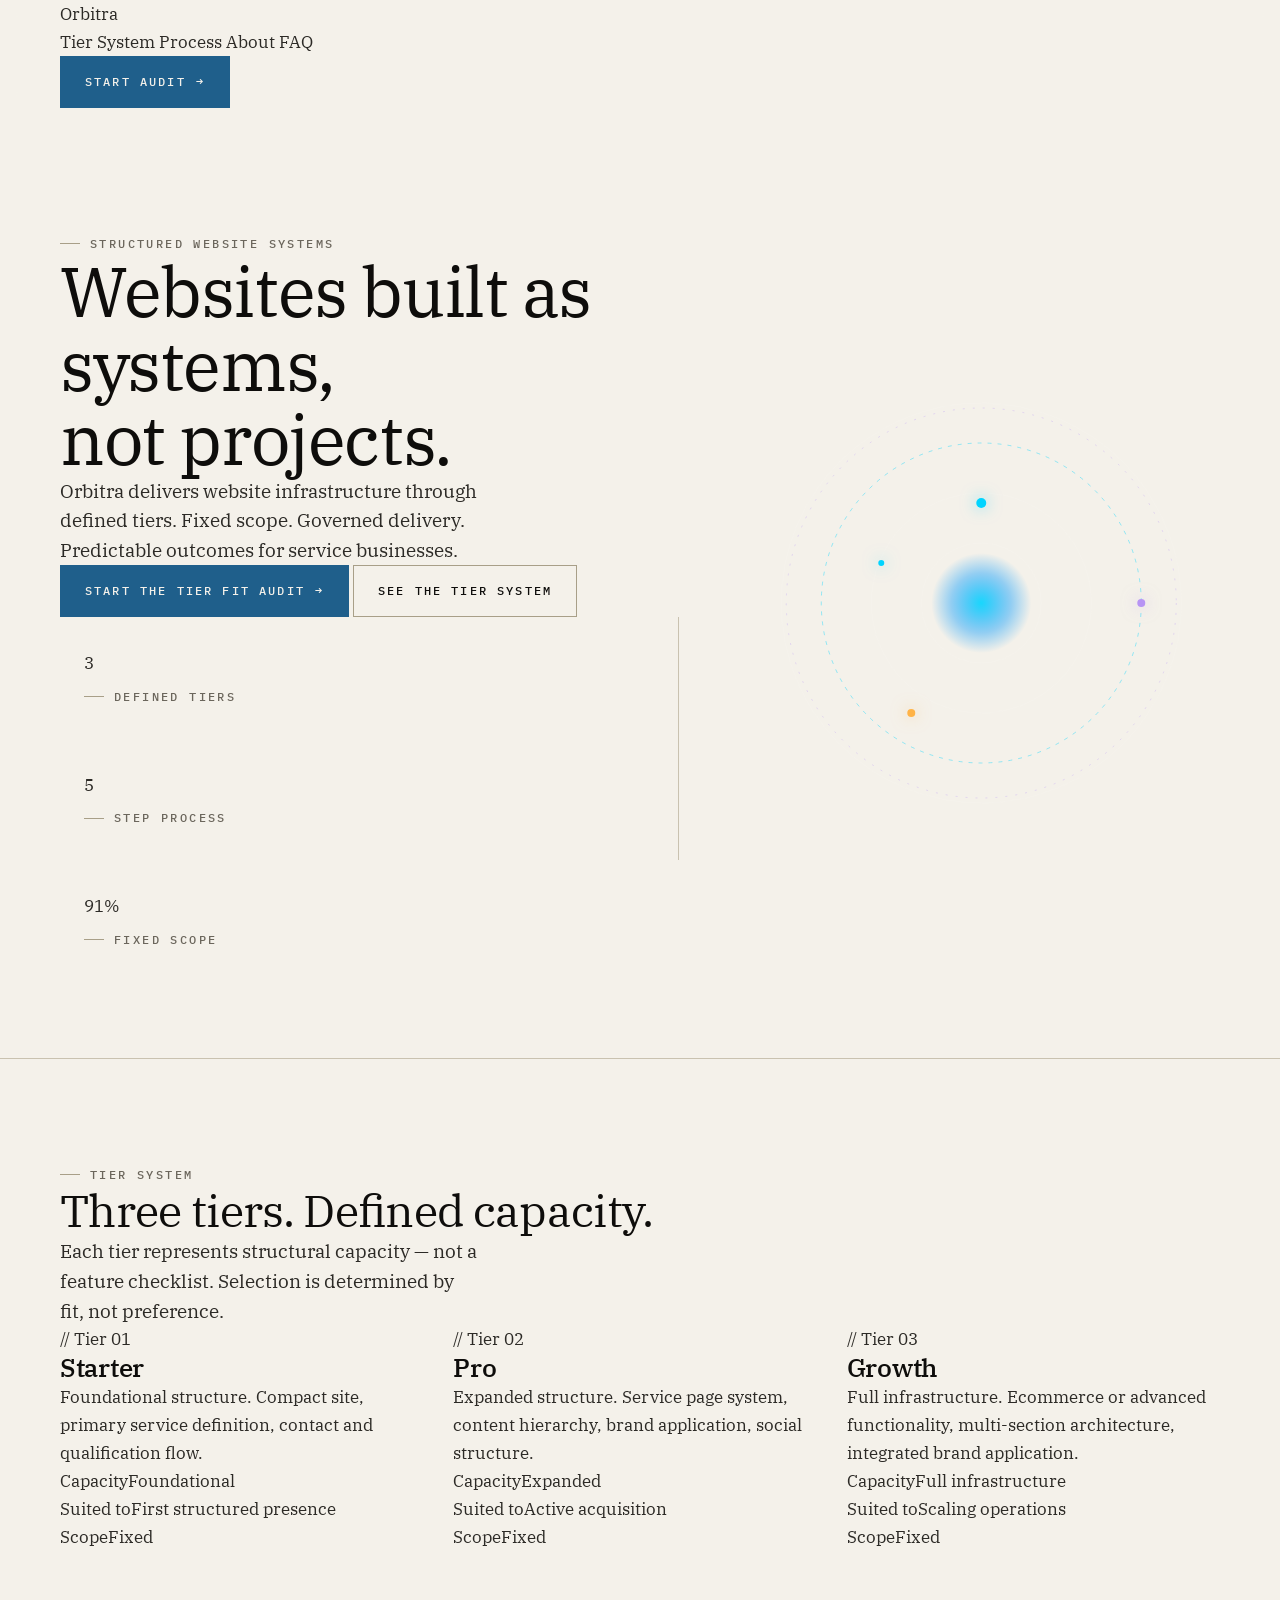
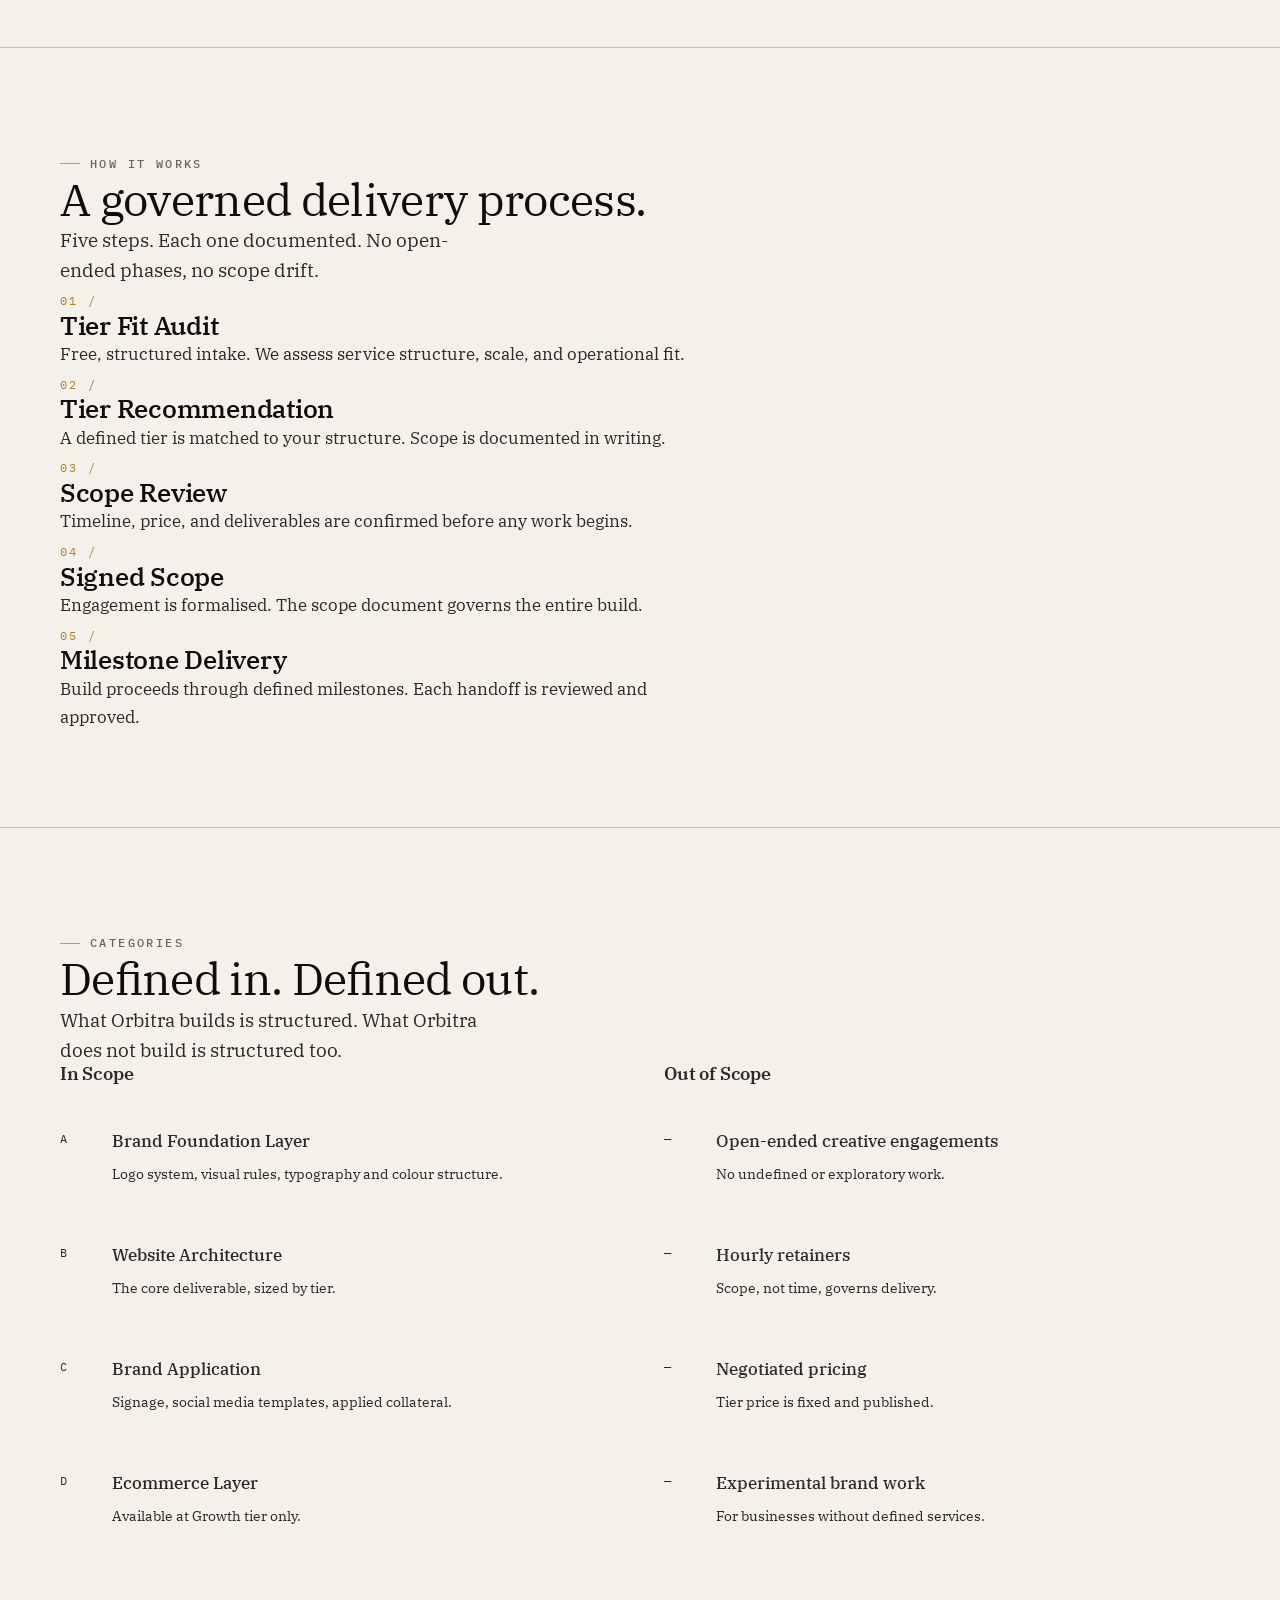
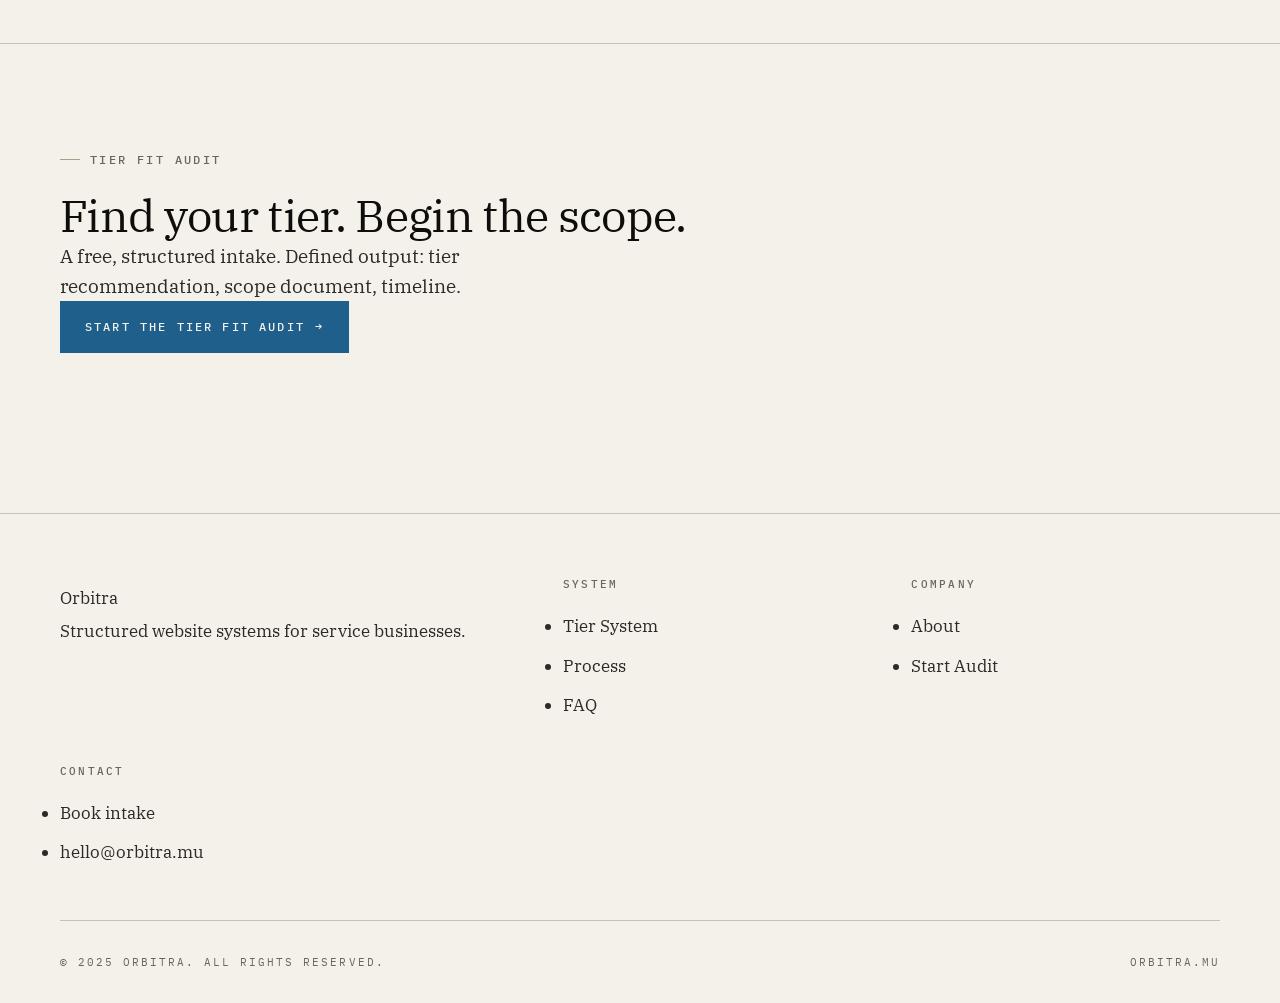
<file: index.html>
<!DOCTYPE html>
<html lang="en">
<head>
<meta charset="UTF-8">
<meta name="viewport" content="width=device-width, initial-scale=1.0">
<title>Orbitra — Structured Website Systems</title>
<meta name="description" content="Orbitra builds structured website systems through defined tiers — Starter, Pro, Growth. Scope governance, not custom projects.">
<link rel="stylesheet" href="/styles.css">
<style>
.hero-layout{display:grid;grid-template-columns:1.3fr 1fr;gap:64px;align-items:center;width:100%}
@media(max-width:960px){.hero-layout{grid-template-columns:1fr;gap:48px}}
.hero-visual{position:relative;height:420px}
.hero-visual svg{position:absolute;inset:0;width:100%;height:100%}
.orbit-ring{fill:none;stroke:rgba(255,255,255,0.08);stroke-width:1}
.orbit-ring.accent{stroke:rgba(0,212,255,0.4);stroke-dasharray:4 6;animation:rotate 40s linear infinite}
.orbit-ring.accent-2{stroke:rgba(183,148,244,0.3);stroke-dasharray:2 8;animation:rotate 60s linear infinite reverse}
@keyframes rotate{from{transform:rotate(0deg);transform-origin:center}to{transform:rotate(360deg);transform-origin:center}}
.orbit-node{fill:#00D4FF;filter:drop-shadow(0 0 8px rgba(0,212,255,0.6))}
.orbit-node.violet{fill:#B794F4;filter:drop-shadow(0 0 8px rgba(183,148,244,0.5))}
.orbit-node.amber{fill:#FFB347;filter:drop-shadow(0 0 8px rgba(255,179,71,0.5))}
.orbit-core{fill:url(#coreGrad)}
.tier-grid{display:grid;grid-template-columns:repeat(3,1fr);gap:20px}
@media(max-width:880px){.tier-grid{grid-template-columns:1fr}}
.cat-grid{display:grid;grid-template-columns:1fr 1fr;gap:48px}
@media(max-width:760px){.cat-grid{grid-template-columns:1fr}}
.cat-list{list-style:none;display:flex;flex-direction:column;gap:18px}
.cat-list li{display:grid;grid-template-columns:36px 1fr;gap:16px;padding:18px 0;border-bottom:1px solid var(--border)}
.cat-list .mark{font-family:var(--font-mono);font-size:12px;color:var(--primary);letter-spacing:0.1em;padding-top:2px}
.cat-list.excluded .mark{color:var(--muted)}
.cat-list .label-name{color:var(--text-strong);font-weight:500;display:block;margin-bottom:4px}
.cat-list .label-desc{color:var(--muted);font-size:14px}
.cat-list.excluded .label-name{color:var(--muted);text-decoration:line-through;text-decoration-color:rgba(255,255,255,0.2)}
</style>
</head>
<body>
<header class="site-header">
  <div class="container nav-inner">
    <a href="/" class="nav-logo"><span class="dot"></span>Orbitra</a>
    <nav class="nav-menu">
      <a href="/tiers.html">Tier System</a>
      <a href="/process.html">Process</a>
      <a href="/about.html">About</a>
      <a href="/faq.html">FAQ</a>
    </nav>
    <div class="nav-cta">
      <a href="https://calendly.com/edarling85/" target="_blank" rel="noopener noreferrer" class="btn btn-primary">Start Audit <span class="arrow">→</span></a>
      <button class="nav-toggle" aria-label="Menu"><span></span></button>
    </div>
  </div>
</header>

<main>
  <section class="hero">
    <div class="mesh-bg"></div>
    <div class="hero-cursor-glow"></div>
    <div class="container">
      <div class="hero-layout">
        <div class="hero-content">
          <span class="eyebrow">Structured Website Systems</span>
          <h1>
            <span class="word">Websites</span> <span class="word">built</span> <span class="word">as</span> <span class="word">systems,</span><br>
            <span class="word text-gradient">not</span> <span class="word text-gradient">projects.</span>
          </h1>
          <p class="lead">Orbitra delivers website infrastructure through defined tiers. Fixed scope. Governed delivery. Predictable outcomes for service businesses.</p>
          <div class="hero-actions">
            <a href="https://calendly.com/edarling85/" target="_blank" rel="noopener noreferrer" class="btn btn-primary">Start the Tier Fit Audit <span class="arrow">→</span></a>
            <a href="/tiers.html" class="btn btn-secondary">See the Tier System</a>
          </div>
          <div class="stats-row">
            <div class="stat"><div class="num"><span data-count="3">0</span></div><div class="label">Defined Tiers</div></div>
            <div class="stat"><div class="num"><span data-count="5">0</span></div><div class="label">Step Process</div></div>
            <div class="stat"><div class="num"><span data-count="100" data-suffix="%">0</span></div><div class="label">Fixed Scope</div></div>
          </div>
        </div>
        <div class="hero-visual reveal">
          <svg viewBox="0 0 420 420" aria-hidden="true">
            <defs>
              <radialGradient id="coreGrad" cx="50%" cy="50%" r="50%">
                <stop offset="0%" stop-color="#00D4FF" stop-opacity="0.9"/>
                <stop offset="60%" stop-color="#0099FF" stop-opacity="0.4"/>
                <stop offset="100%" stop-color="#0099FF" stop-opacity="0"/>
              </radialGradient>
            </defs>
            <circle class="orbit-ring" cx="210" cy="210" r="60"/>
            <circle class="orbit-ring" cx="210" cy="210" r="110"/>
            <circle class="orbit-ring accent" cx="210" cy="210" r="160"/>
            <circle class="orbit-ring" cx="210" cy="210" r="200"/>
            <circle class="orbit-ring accent-2" cx="210" cy="210" r="195"/>
            <circle class="orbit-core" cx="210" cy="210" r="50"/>
            <circle class="orbit-node" cx="210" cy="110" r="5"/>
            <circle class="orbit-node violet" cx="370" cy="210" r="4"/>
            <circle class="orbit-node amber" cx="140" cy="320" r="4"/>
            <circle class="orbit-node" cx="110" cy="170" r="3"/>
          </svg>
        </div>
      </div>
    </div>
  </section>

  <section class="section reveal">
    <div class="container">
      <div class="section-header">
        <span class="eyebrow">Tier System</span>
        <h2>Three tiers. Defined capacity.</h2>
        <p class="lead">Each tier represents structural capacity — not a feature checklist. Selection is determined by fit, not preference.</p>
      </div>
      <div class="tier-grid reveal-stagger">
        <article class="tier-card">
          <div class="tier-name">// Tier 01</div>
          <h3>Starter</h3>
          <p class="tier-desc">Foundational structure. Compact site, primary service definition, contact and qualification flow.</p>
          <div class="tier-meta">
            <div class="row"><span>Capacity</span><span>Foundational</span></div>
            <div class="row"><span>Suited to</span><span>First structured presence</span></div>
            <div class="row"><span>Scope</span><span>Fixed</span></div>
          </div>
        </article>
        <article class="tier-card card-featured">
          <div class="tier-name">// Tier 02</div>
          <h3>Pro</h3>
          <p class="tier-desc">Expanded structure. Service page system, content hierarchy, brand application, social structure.</p>
          <div class="tier-meta">
            <div class="row"><span>Capacity</span><span>Expanded</span></div>
            <div class="row"><span>Suited to</span><span>Active acquisition</span></div>
            <div class="row"><span>Scope</span><span>Fixed</span></div>
          </div>
        </article>
        <article class="tier-card">
          <div class="tier-name">// Tier 03</div>
          <h3>Growth</h3>
          <p class="tier-desc">Full infrastructure. Ecommerce or advanced functionality, multi-section architecture, integrated brand application.</p>
          <div class="tier-meta">
            <div class="row"><span>Capacity</span><span>Full infrastructure</span></div>
            <div class="row"><span>Suited to</span><span>Scaling operations</span></div>
            <div class="row"><span>Scope</span><span>Fixed</span></div>
          </div>
        </article>
      </div>
    </div>
  </section>

  <section class="section reveal">
    <div class="container">
      <div class="section-header">
        <span class="eyebrow">How It Works</span>
        <h2>A governed delivery process.</h2>
        <p class="lead">Five steps. Each one documented. No open-ended phases, no scope drift.</p>
      </div>
      <div class="reveal-stagger">
        <div class="process-step">
          <div class="step-num">01 /</div>
          <div><h3>Tier Fit Audit</h3><p>Free, structured intake. We assess service structure, scale, and operational fit.</p></div>
        </div>
        <div class="process-step">
          <div class="step-num">02 /</div>
          <div><h3>Tier Recommendation</h3><p>A defined tier is matched to your structure. Scope is documented in writing.</p></div>
        </div>
        <div class="process-step">
          <div class="step-num">03 /</div>
          <div><h3>Scope Review</h3><p>Timeline, price, and deliverables are confirmed before any work begins.</p></div>
        </div>
        <div class="process-step">
          <div class="step-num">04 /</div>
          <div><h3>Signed Scope</h3><p>Engagement is formalised. The scope document governs the entire build.</p></div>
        </div>
        <div class="process-step">
          <div class="step-num">05 /</div>
          <div><h3>Milestone Delivery</h3><p>Build proceeds through defined milestones. Each handoff is reviewed and approved.</p></div>
        </div>
      </div>
    </div>
  </section>

  <section class="section reveal">
    <div class="container">
      <div class="section-header">
        <span class="eyebrow">Categories</span>
        <h2>Defined in. Defined out.</h2>
        <p class="lead">What Orbitra builds is structured. What Orbitra does not build is structured too.</p>
      </div>
      <div class="cat-grid reveal-stagger">
        <div class="card-glass">
          <h4 style="margin-bottom:24px;color:var(--primary)">In Scope</h4>
          <ul class="cat-list">
            <li><div class="mark">A</div><div><span class="label-name">Brand Foundation Layer</span><span class="label-desc">Logo system, visual rules, typography and colour structure.</span></div></li>
            <li><div class="mark">B</div><div><span class="label-name">Website Architecture</span><span class="label-desc">The core deliverable, sized by tier.</span></div></li>
            <li><div class="mark">C</div><div><span class="label-name">Brand Application</span><span class="label-desc">Signage, social media templates, applied collateral.</span></div></li>
            <li><div class="mark">D</div><div><span class="label-name">Ecommerce Layer</span><span class="label-desc">Available at Growth tier only.</span></div></li>
          </ul>
        </div>
        <div class="card-glass">
          <h4 style="margin-bottom:24px;color:var(--muted)">Out of Scope</h4>
          <ul class="cat-list excluded">
            <li><div class="mark">—</div><div><span class="label-name">Open-ended creative engagements</span><span class="label-desc">No undefined or exploratory work.</span></div></li>
            <li><div class="mark">—</div><div><span class="label-name">Hourly retainers</span><span class="label-desc">Scope, not time, governs delivery.</span></div></li>
            <li><div class="mark">—</div><div><span class="label-name">Negotiated pricing</span><span class="label-desc">Tier price is fixed and published.</span></div></li>
            <li><div class="mark">—</div><div><span class="label-name">Experimental brand work</span><span class="label-desc">For businesses without defined services.</span></div></li>
          </ul>
        </div>
      </div>
    </div>
  </section>

  <section class="section">
    <div class="container reveal">
      <div class="cta-panel">
        <div class="mesh-bg"></div>
        <div style="position:relative;z-index:2">
          <span class="eyebrow" style="margin-bottom:20px">Tier Fit Audit</span>
          <h2>Find your tier. Begin the scope.</h2>
          <p class="lead mx-auto">A free, structured intake. Defined output: tier recommendation, scope document, timeline.</p>
          <a href="https://calendly.com/edarling85/" target="_blank" rel="noopener noreferrer" class="btn btn-primary">Start the Tier Fit Audit <span class="arrow">→</span></a>
        </div>
      </div>
    </div>
  </section>
</main>

<footer class="site-footer">
  <div class="container">
    <div class="footer-grid">
      <div class="footer-col footer-brand">
        <a href="/" class="nav-logo"><span class="dot"></span>Orbitra</a>
        <p>Structured website systems for service businesses.</p>
      </div>
      <div class="footer-col">
        <h5>System</h5>
        <ul>
          <li><a href="/tiers.html">Tier System</a></li>
          <li><a href="/process.html">Process</a></li>
          <li><a href="/faq.html">FAQ</a></li>
        </ul>
      </div>
      <div class="footer-col">
        <h5>Company</h5>
        <ul>
          <li><a href="/about.html">About</a></li>
          <li><a href="https://calendly.com/edarling85/" target="_blank" rel="noopener noreferrer">Start Audit</a></li>
        </ul>
      </div>
      <div class="footer-col">
        <h5>Contact</h5>
        <ul>
          <li><a href="https://calendly.com/edarling85/" target="_blank" rel="noopener noreferrer">Book intake</a></li>
          <li><a href="mailto:hello@orbitra.mu">hello@orbitra.mu</a></li>
        </ul>
      </div>
    </div>
    <div class="footer-bottom">
      <span>© 2025 Orbitra. All rights reserved.</span>
      <span>orbitra.mu</span>
    </div>
  </div>
</footer>

<script src="/main.js" defer></script>
</body>
</html>
</file>
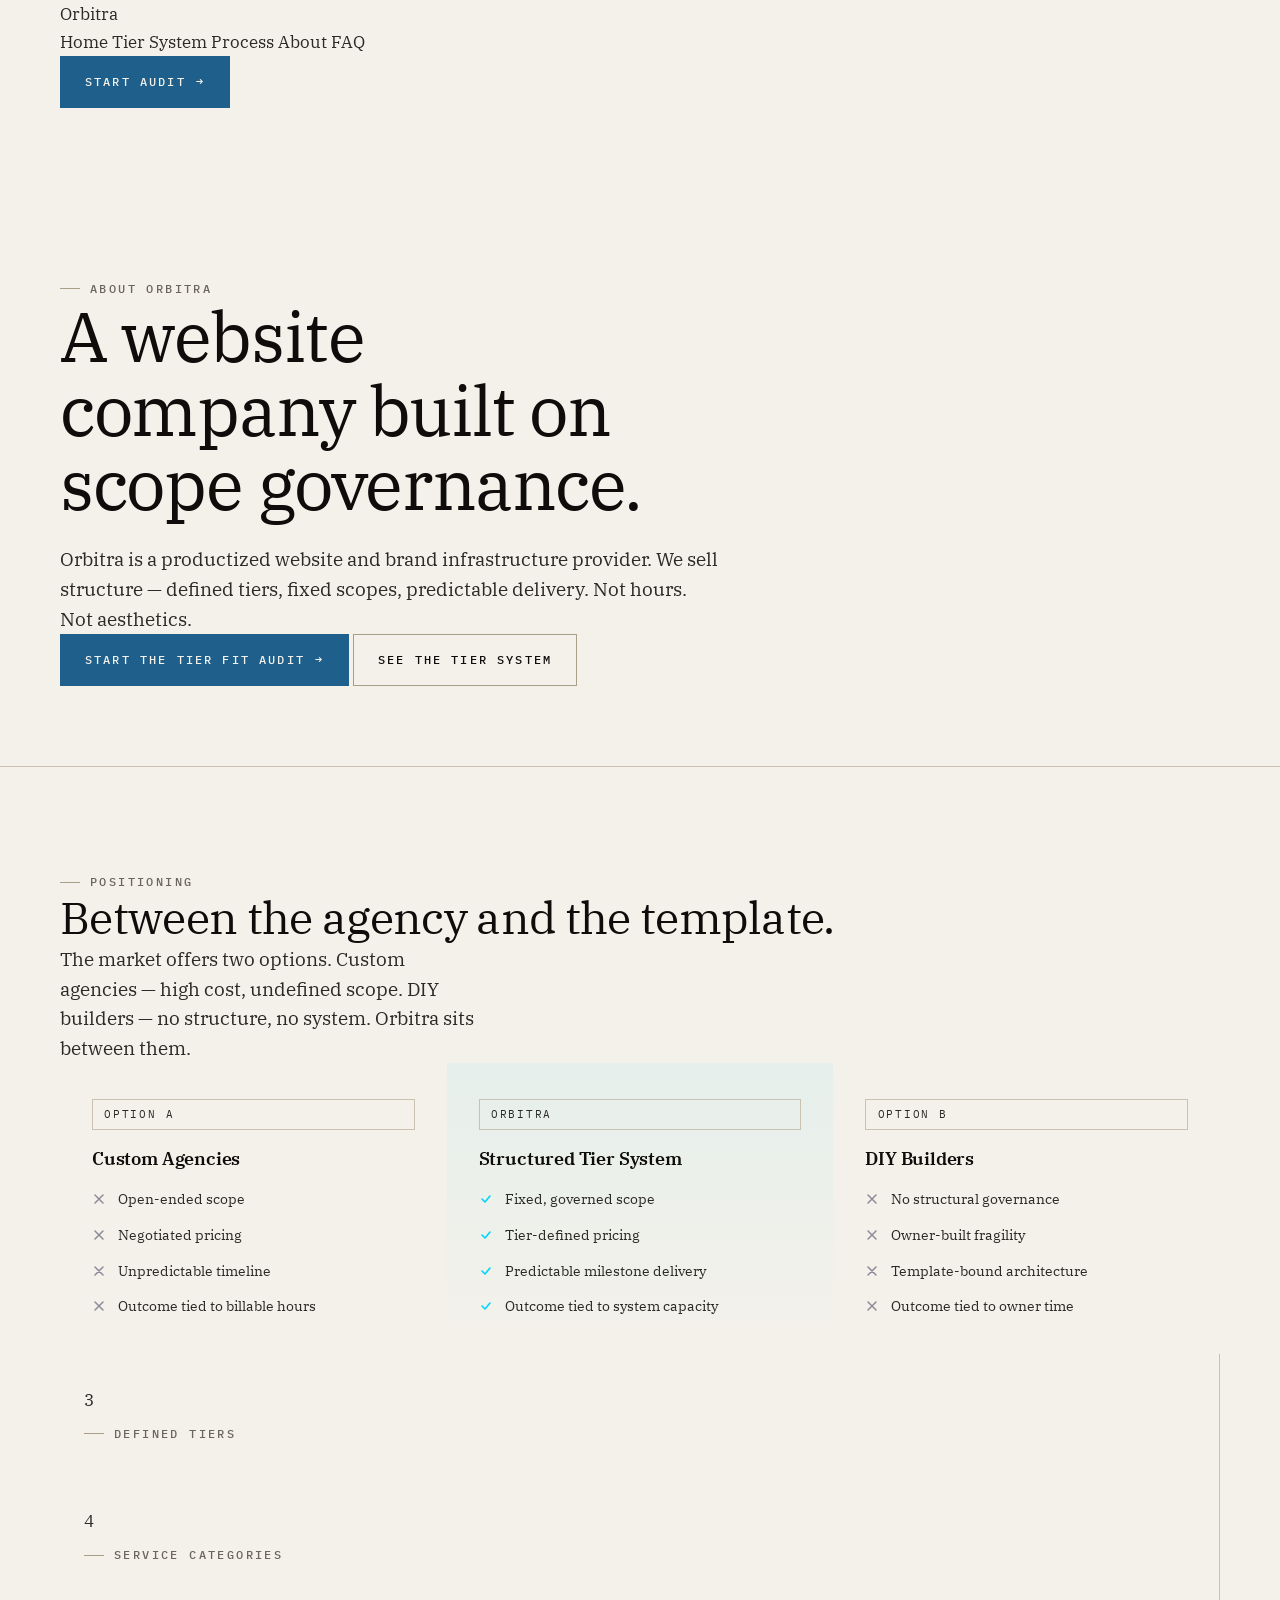
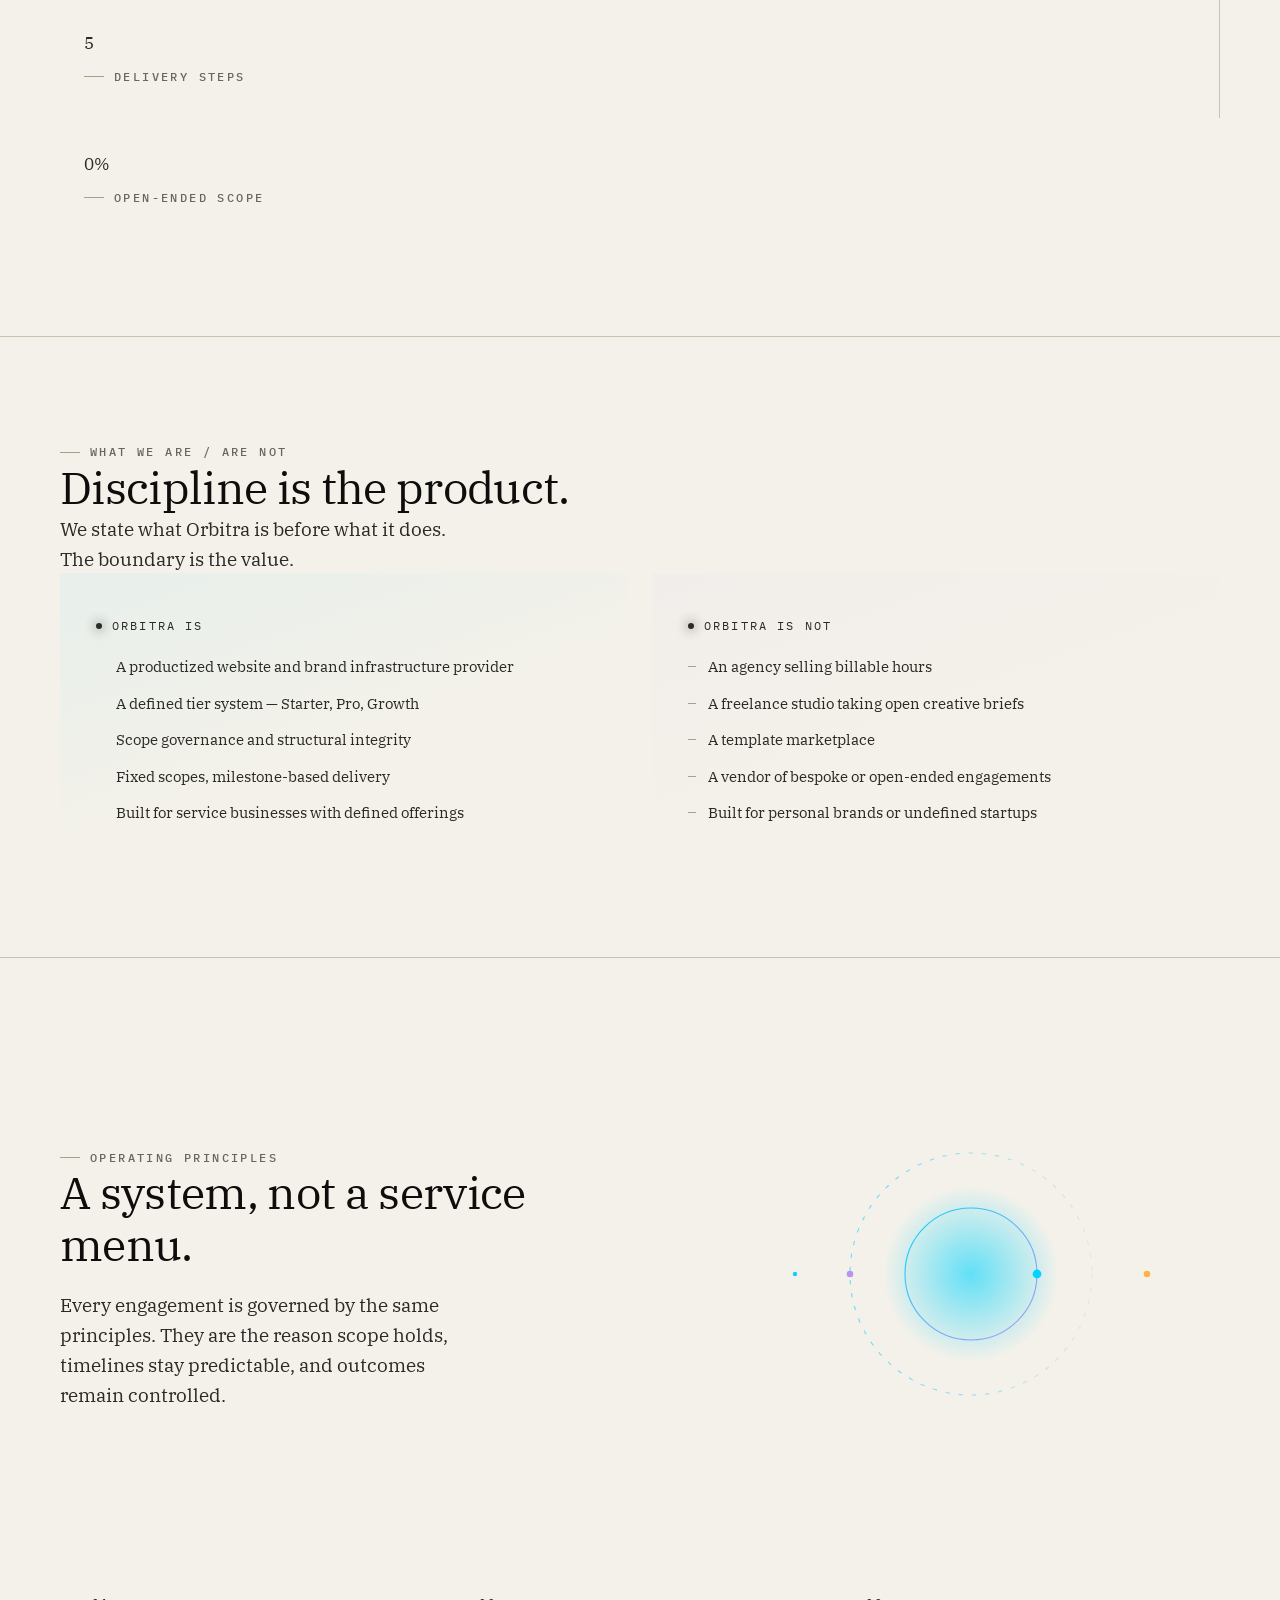
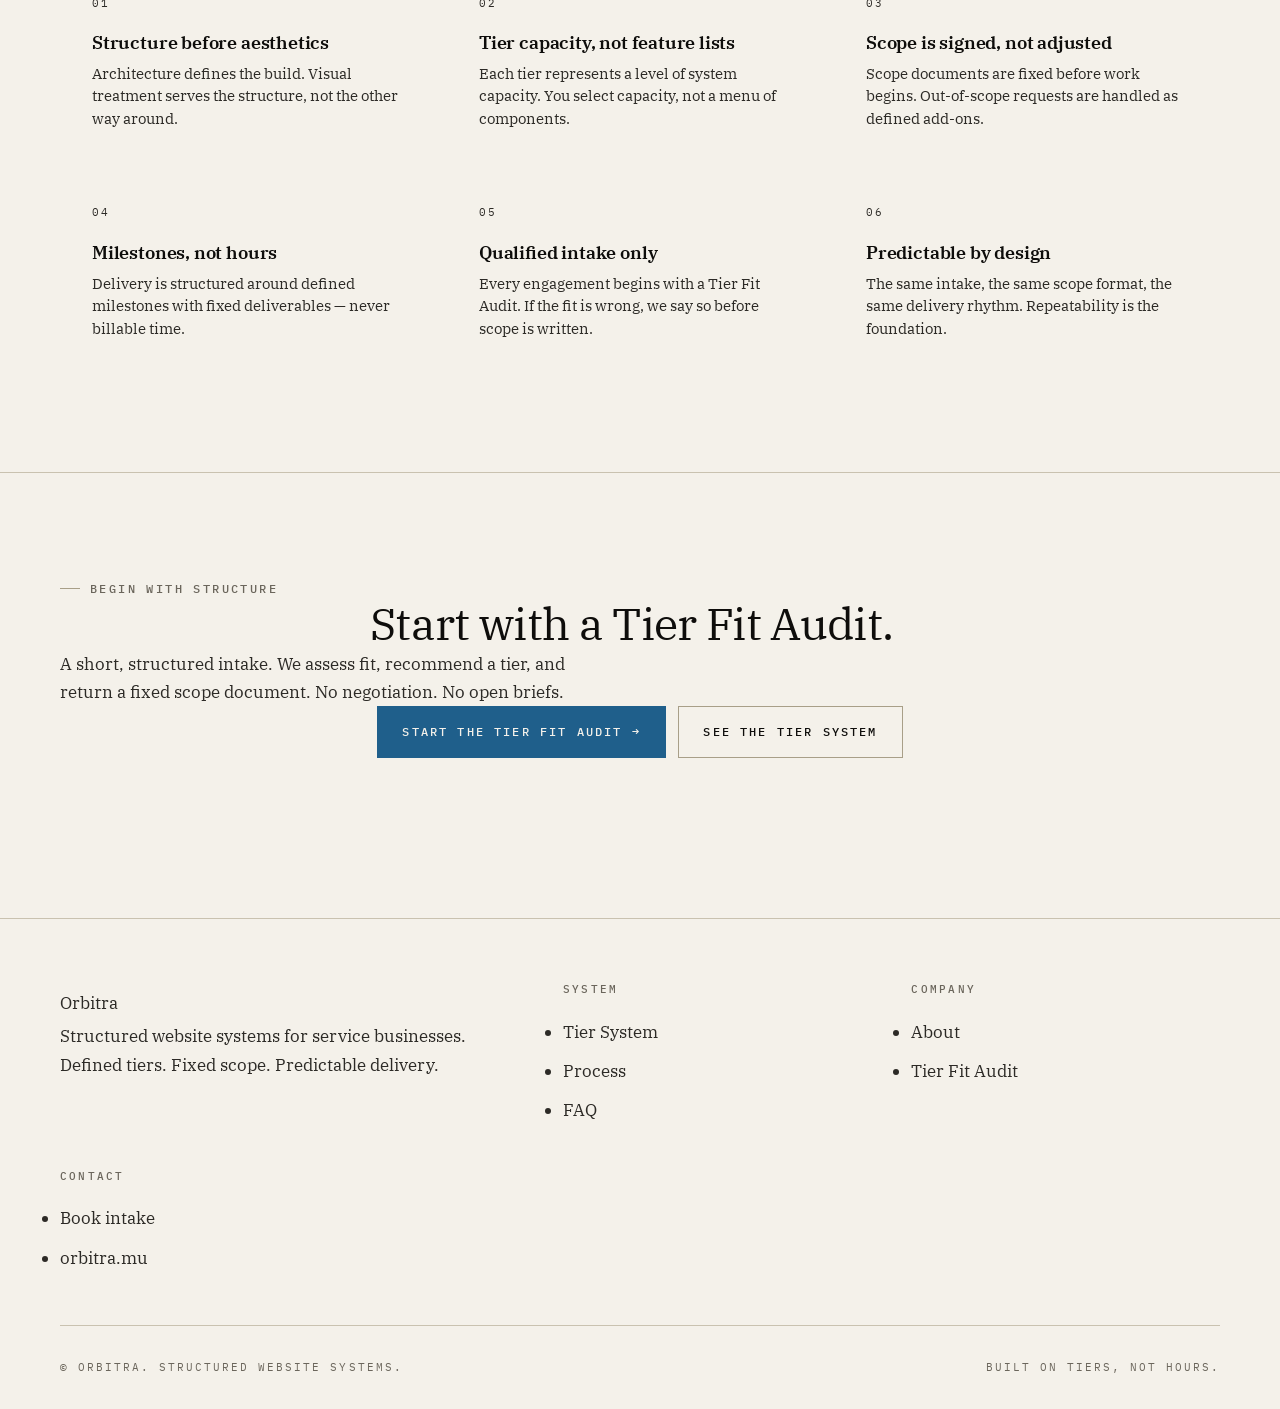
<file: about.html>
<!DOCTYPE html>
<html lang="en">
<head>
<meta charset="UTF-8">
<meta name="viewport" content="width=device-width, initial-scale=1.0">
<title>About — Orbitra</title>
<meta name="description" content="Position Orbitra against custom agencies and DIY builders; communicate the productized model and discipline.">
<link rel="stylesheet" href="/styles.css">
<style>
  .about-hero{padding-top:160px;padding-bottom:80px;position:relative;overflow:hidden}
  .about-hero h1{max-width:14ch}
  .compare-grid{display:grid;grid-template-columns:1fr 1fr 1fr;gap:0;border:1px solid var(--border);border-radius:var(--radius-lg);overflow:hidden;background:var(--surface)}
  .compare-col{padding:36px 32px;border-right:1px solid var(--border);position:relative;transition:background var(--duration-base) ease}
  .compare-col:last-child{border-right:none}
  .compare-col.is-orbitra{background:linear-gradient(180deg, rgba(0,212,255,0.06), rgba(0,212,255,0));}
  .compare-col:hover{background:rgba(255,255,255,0.02)}
  .compare-col.is-orbitra:hover{background:linear-gradient(180deg, rgba(0,212,255,0.10), rgba(0,212,255,0.02))}
  .compare-col h4{margin-bottom:6px;font-size:1.15rem}
  .compare-col .tag{font-family:var(--font-mono);font-size:11px;text-transform:uppercase;letter-spacing:0.16em;color:var(--muted);margin-bottom:18px;display:block}
  .compare-col.is-orbitra .tag{color:var(--primary)}
  .compare-list{list-style:none;margin-top:20px;display:flex;flex-direction:column;gap:14px}
  .compare-list li{display:flex;gap:12px;align-items:flex-start;font-size:14px;color:var(--text);line-height:1.55}
  .compare-list li svg{flex-shrink:0;margin-top:3px}
  @media (max-width:880px){.compare-grid{grid-template-columns:1fr}.compare-col{border-right:none;border-bottom:1px solid var(--border)}.compare-col:last-child{border-bottom:none}}
  .is-isnt{display:grid;grid-template-columns:1fr 1fr;gap:24px}
  @media (max-width:720px){.is-isnt{grid-template-columns:1fr}}
  .is-panel,.isnt-panel{padding:36px;border-radius:var(--radius-lg);border:1px solid var(--border);background:var(--surface);position:relative;overflow:hidden}
  .is-panel{background:linear-gradient(160deg, rgba(0,212,255,0.05), transparent 60%)}
  .isnt-panel{background:linear-gradient(160deg, rgba(183,148,244,0.04), transparent 60%)}
  .panel-label{font-family:var(--font-mono);font-size:12px;text-transform:uppercase;letter-spacing:0.18em;margin-bottom:20px;display:inline-flex;align-items:center;gap:10px}
  .is-panel .panel-label{color:var(--primary)}
  .isnt-panel .panel-label{color:var(--accent)}
  .panel-label::before{content:'';width:6px;height:6px;border-radius:50%;background:currentColor;box-shadow:0 0 12px currentColor}
  .panel-list{list-style:none;display:flex;flex-direction:column;gap:14px}
  .panel-list li{font-size:15px;color:var(--text);padding-left:20px;position:relative;line-height:1.5}
  .panel-list li::before{content:'';position:absolute;left:0;top:10px;width:8px;height:1px;background:currentColor;opacity:0.4}
  .is-panel .panel-list li::before{background:var(--primary);opacity:0.7}
  .principles{display:grid;grid-template-columns:repeat(3,1fr);gap:1px;background:var(--border);border:1px solid var(--border);border-radius:var(--radius-lg);overflow:hidden}
  @media (max-width:880px){.principles{grid-template-columns:repeat(2,1fr)}}
  @media (max-width:520px){.principles{grid-template-columns:1fr}}
  .principle{background:var(--bg);padding:36px 32px;transition:background var(--duration-base) ease;position:relative}
  .principle:hover{background:var(--surface)}
  .principle .num{font-family:var(--font-mono);font-size:11px;letter-spacing:0.18em;color:var(--primary);margin-bottom:20px;display:block}
  .principle h4{margin-bottom:10px;font-size:1.15rem}
  .principle p{color:var(--muted);font-size:14.5px;line-height:1.55}
  .signature-block{display:grid;grid-template-columns:1.2fr 1fr;gap:64px;align-items:center}
  @media (max-width:880px){.signature-block{grid-template-columns:1fr;gap:40px}}
  .signature-visual{position:relative;aspect-ratio:1;max-width:440px;width:100%;margin:0 auto}
  .signature-visual svg{width:100%;height:100%}
  .ring{transform-origin:center;animation:spin 40s linear infinite}
  .ring.r2{animation-duration:60s;animation-direction:reverse}
  .ring.r3{animation-duration:80s}
  @keyframes spin{to{transform:rotate(360deg)}}
</style>
</head>
<body>

<header class="site-header">
  <div class="container nav-inner">
    <a href="/" class="nav-logo"><span class="dot"></span>Orbitra</a>
    <nav class="nav-menu">
      <a href="/">Home</a>
      <a href="/tiers.html">Tier System</a>
      <a href="/process.html">Process</a>
      <a href="/about.html">About</a>
      <a href="/faq.html">FAQ</a>
    </nav>
    <div class="nav-cta">
      <a class="btn btn-primary" href="https://calendly.com/edarling85/" target="_blank" rel="noopener noreferrer">Start Audit <span class="arrow">→</span></a>
      <button class="nav-toggle" aria-label="Menu"><span></span></button>
    </div>
  </div>
</header>

<main>

  <section class="hero about-hero">
    <div class="mesh-bg"></div>
    <div class="hero-cursor-glow"></div>
    <div class="container hero-content">
      <span class="eyebrow reveal">About Orbitra</span>
      <h1 class="mt-sm">
        <span class="word">A</span> <span class="word">website</span> <span class="word">company</span> <span class="word">built</span> <span class="word">on</span> <span class="word text-gradient">scope</span> <span class="word text-gradient">governance.</span>
      </h1>
      <p class="lead reveal" style="margin-top:24px;max-width:60ch">Orbitra is a productized website and brand infrastructure provider. We sell structure — defined tiers, fixed scopes, predictable delivery. Not hours. Not aesthetics.</p>
      <div class="hero-actions reveal">
        <a class="btn btn-primary" href="https://calendly.com/edarling85/" target="_blank" rel="noopener noreferrer">Start the Tier Fit Audit <span class="arrow">→</span></a>
        <a class="btn btn-secondary" href="/tiers.html">See the Tier System</a>
      </div>
    </div>
  </section>

  <section class="section">
    <div class="container">
      <div class="section-header reveal">
        <span class="eyebrow">Positioning</span>
        <h2 class="mt-sm">Between the agency and the template.</h2>
        <p class="lead">The market offers two options. Custom agencies — high cost, undefined scope. DIY builders — no structure, no system. Orbitra sits between them.</p>
      </div>
      <div class="compare-grid reveal">
        <div class="compare-col">
          <span class="tag">Option A</span>
          <h4>Custom Agencies</h4>
          <ul class="compare-list">
            <li><svg width="14" height="14" viewBox="0 0 14 14"><path d="M3 3l8 8M11 3l-8 8" stroke="#8A8A99" stroke-width="1.5" stroke-linecap="round"/></svg>Open-ended scope</li>
            <li><svg width="14" height="14" viewBox="0 0 14 14"><path d="M3 3l8 8M11 3l-8 8" stroke="#8A8A99" stroke-width="1.5" stroke-linecap="round"/></svg>Negotiated pricing</li>
            <li><svg width="14" height="14" viewBox="0 0 14 14"><path d="M3 3l8 8M11 3l-8 8" stroke="#8A8A99" stroke-width="1.5" stroke-linecap="round"/></svg>Unpredictable timeline</li>
            <li><svg width="14" height="14" viewBox="0 0 14 14"><path d="M3 3l8 8M11 3l-8 8" stroke="#8A8A99" stroke-width="1.5" stroke-linecap="round"/></svg>Outcome tied to billable hours</li>
          </ul>
        </div>
        <div class="compare-col is-orbitra">
          <span class="tag">Orbitra</span>
          <h4>Structured Tier System</h4>
          <ul class="compare-list">
            <li><svg width="14" height="14" viewBox="0 0 14 14"><path d="M3 7l3 3 5-6" stroke="#00D4FF" stroke-width="1.6" stroke-linecap="round" stroke-linejoin="round" fill="none"/></svg>Fixed, governed scope</li>
            <li><svg width="14" height="14" viewBox="0 0 14 14"><path d="M3 7l3 3 5-6" stroke="#00D4FF" stroke-width="1.6" stroke-linecap="round" stroke-linejoin="round" fill="none"/></svg>Tier-defined pricing</li>
            <li><svg width="14" height="14" viewBox="0 0 14 14"><path d="M3 7l3 3 5-6" stroke="#00D4FF" stroke-width="1.6" stroke-linecap="round" stroke-linejoin="round" fill="none"/></svg>Predictable milestone delivery</li>
            <li><svg width="14" height="14" viewBox="0 0 14 14"><path d="M3 7l3 3 5-6" stroke="#00D4FF" stroke-width="1.6" stroke-linecap="round" stroke-linejoin="round" fill="none"/></svg>Outcome tied to system capacity</li>
          </ul>
        </div>
        <div class="compare-col">
          <span class="tag">Option B</span>
          <h4>DIY Builders</h4>
          <ul class="compare-list">
            <li><svg width="14" height="14" viewBox="0 0 14 14"><path d="M3 3l8 8M11 3l-8 8" stroke="#8A8A99" stroke-width="1.5" stroke-linecap="round"/></svg>No structural governance</li>
            <li><svg width="14" height="14" viewBox="0 0 14 14"><path d="M3 3l8 8M11 3l-8 8" stroke="#8A8A99" stroke-width="1.5" stroke-linecap="round"/></svg>Owner-built fragility</li>
            <li><svg width="14" height="14" viewBox="0 0 14 14"><path d="M3 3l8 8M11 3l-8 8" stroke="#8A8A99" stroke-width="1.5" stroke-linecap="round"/></svg>Template-bound architecture</li>
            <li><svg width="14" height="14" viewBox="0 0 14 14"><path d="M3 3l8 8M11 3l-8 8" stroke="#8A8A99" stroke-width="1.5" stroke-linecap="round"/></svg>Outcome tied to owner time</li>
          </ul>
        </div>
      </div>

      <div class="stats-row reveal-stagger">
        <div class="stat"><div class="num" data-count="3">0</div><div class="label">Defined Tiers</div></div>
        <div class="stat"><div class="num" data-count="4">0</div><div class="label">Service Categories</div></div>
        <div class="stat"><div class="num" data-count="5">0</div><div class="label">Delivery Steps</div></div>
        <div class="stat"><div class="num" data-count="0" data-suffix="%">0</div><div class="label">Open-Ended Scope</div></div>
      </div>
    </div>
  </section>

  <section class="section">
    <div class="container">
      <div class="section-header reveal">
        <span class="eyebrow">What we are / are not</span>
        <h2 class="mt-sm">Discipline is the product.</h2>
        <p class="lead">We state what Orbitra is before what it does. The boundary is the value.</p>
      </div>
      <div class="is-isnt">
        <div class="is-panel reveal">
          <span class="panel-label">Orbitra is</span>
          <ul class="panel-list">
            <li>A productized website and brand infrastructure provider</li>
            <li>A defined tier system — Starter, Pro, Growth</li>
            <li>Scope governance and structural integrity</li>
            <li>Fixed scopes, milestone-based delivery</li>
            <li>Built for service businesses with defined offerings</li>
          </ul>
        </div>
        <div class="isnt-panel reveal">
          <span class="panel-label">Orbitra is not</span>
          <ul class="panel-list">
            <li>An agency selling billable hours</li>
            <li>A freelance studio taking open creative briefs</li>
            <li>A template marketplace</li>
            <li>A vendor of bespoke or open-ended engagements</li>
            <li>Built for personal brands or undefined startups</li>
          </ul>
        </div>
      </div>
    </div>
  </section>

  <section class="section">
    <div class="container">
      <div class="signature-block">
        <div class="reveal">
          <span class="eyebrow">Operating principles</span>
          <h2 class="mt-sm">A system, not a service menu.</h2>
          <p class="lead" style="margin-top:20px">Every engagement is governed by the same principles. They are the reason scope holds, timelines stay predictable, and outcomes remain controlled.</p>
        </div>
        <div class="signature-visual reveal">
          <svg viewBox="0 0 400 400" fill="none">
            <defs>
              <linearGradient id="gA" x1="0" y1="0" x2="1" y2="1">
                <stop offset="0%" stop-color="#00D4FF"/>
                <stop offset="100%" stop-color="#B794F4"/>
              </linearGradient>
              <linearGradient id="gB" x1="0" y1="0" x2="1" y2="0">
                <stop offset="0%" stop-color="#00D4FF" stop-opacity="0.6"/>
                <stop offset="100%" stop-color="#0099FF" stop-opacity="0.1"/>
              </linearGradient>
              <radialGradient id="core" cx="50%" cy="50%" r="50%">
                <stop offset="0%" stop-color="#00D4FF" stop-opacity="0.6"/>
                <stop offset="100%" stop-color="#00D4FF" stop-opacity="0"/>
              </radialGradient>
            </defs>
            <circle cx="200" cy="200" r="80" fill="url(#core)"/>
            <g class="ring r1">
              <circle cx="200" cy="200" r="60" stroke="url(#gA)" stroke-width="1" fill="none"/>
              <circle cx="260" cy="200" r="4" fill="#00D4FF"/>
            </g>
            <g class="ring r2">
              <circle cx="200" cy="200" r="110" stroke="url(#gB)" stroke-width="1" fill="none" stroke-dasharray="4 8"/>
              <circle cx="90" cy="200" r="3" fill="#B794F4"/>
            </g>
            <g class="ring r3">
              <circle cx="200" cy="200" r="160" stroke="rgba(255,255,255,0.12)" stroke-width="1" fill="none"/>
              <circle cx="360" cy="200" r="3" fill="#FFB347"/>
              <circle cx="40" cy="200" r="2" fill="#00D4FF"/>
            </g>
            <circle cx="200" cy="200" r="190" stroke="rgba(255,255,255,0.06)" stroke-width="1" fill="none"/>
          </svg>
        </div>
      </div>

      <div class="principles reveal-stagger" style="margin-top:64px">
        <div class="principle">
          <span class="num">01</span>
          <h4>Structure before aesthetics</h4>
          <p>Architecture defines the build. Visual treatment serves the structure, not the other way around.</p>
        </div>
        <div class="principle">
          <span class="num">02</span>
          <h4>Tier capacity, not feature lists</h4>
          <p>Each tier represents a level of system capacity. You select capacity, not a menu of components.</p>
        </div>
        <div class="principle">
          <span class="num">03</span>
          <h4>Scope is signed, not adjusted</h4>
          <p>Scope documents are fixed before work begins. Out-of-scope requests are handled as defined add-ons.</p>
        </div>
        <div class="principle">
          <span class="num">04</span>
          <h4>Milestones, not hours</h4>
          <p>Delivery is structured around defined milestones with fixed deliverables — never billable time.</p>
        </div>
        <div class="principle">
          <span class="num">05</span>
          <h4>Qualified intake only</h4>
          <p>Every engagement begins with a Tier Fit Audit. If the fit is wrong, we say so before scope is written.</p>
        </div>
        <div class="principle">
          <span class="num">06</span>
          <h4>Predictable by design</h4>
          <p>The same intake, the same scope format, the same delivery rhythm. Repeatability is the foundation.</p>
        </div>
      </div>
    </div>
  </section>

  <section class="section">
    <div class="container">
      <div class="cta-panel reveal">
        <div class="mesh-bg"></div>
        <span class="eyebrow" style="position:relative;z-index:1">Begin with structure</span>
        <h2 class="mt-sm" style="position:relative;z-index:1;max-width:20ch;margin-left:auto;margin-right:auto">Start with a Tier Fit Audit.</h2>
        <p style="position:relative;z-index:1;max-width:52ch">A short, structured intake. We assess fit, recommend a tier, and return a fixed scope document. No negotiation. No open briefs.</p>
        <div style="position:relative;z-index:1;display:flex;gap:12px;justify-content:center;flex-wrap:wrap">
          <a class="btn btn-primary" href="https://calendly.com/edarling85/" target="_blank" rel="noopener noreferrer">Start the Tier Fit Audit <span class="arrow">→</span></a>
          <a class="btn btn-secondary" href="/tiers.html">See the Tier System</a>
        </div>
      </div>
    </div>
  </section>

</main>

<footer class="site-footer">
  <div class="container">
    <div class="footer-grid">
      <div class="footer-col footer-brand">
        <a href="/" class="nav-logo"><span class="dot"></span>Orbitra</a>
        <p>Structured website systems for service businesses. Defined tiers. Fixed scope. Predictable delivery.</p>
      </div>
      <div class="footer-col">
        <h5>System</h5>
        <ul>
          <li><a href="/tiers.html">Tier System</a></li>
          <li><a href="/process.html">Process</a></li>
          <li><a href="/faq.html">FAQ</a></li>
        </ul>
      </div>
      <div class="footer-col">
        <h5>Company</h5>
        <ul>
          <li><a href="/about.html">About</a></li>
          <li><a href="https://calendly.com/edarling85/" target="_blank" rel="noopener noreferrer">Tier Fit Audit</a></li>
        </ul>
      </div>
      <div class="footer-col">
        <h5>Contact</h5>
        <ul>
          <li><a href="https://calendly.com/edarling85/" target="_blank" rel="noopener noreferrer">Book intake</a></li>
          <li><a href="https://orbitra.mu">orbitra.mu</a></li>
        </ul>
      </div>
    </div>
    <div class="footer-bottom">
      <span>© Orbitra. Structured website systems.</span>
      <span>Built on tiers, not hours.</span>
    </div>
  </div>
</footer>

<script src="/main.js" defer></script>
</body>
</html>
</file>
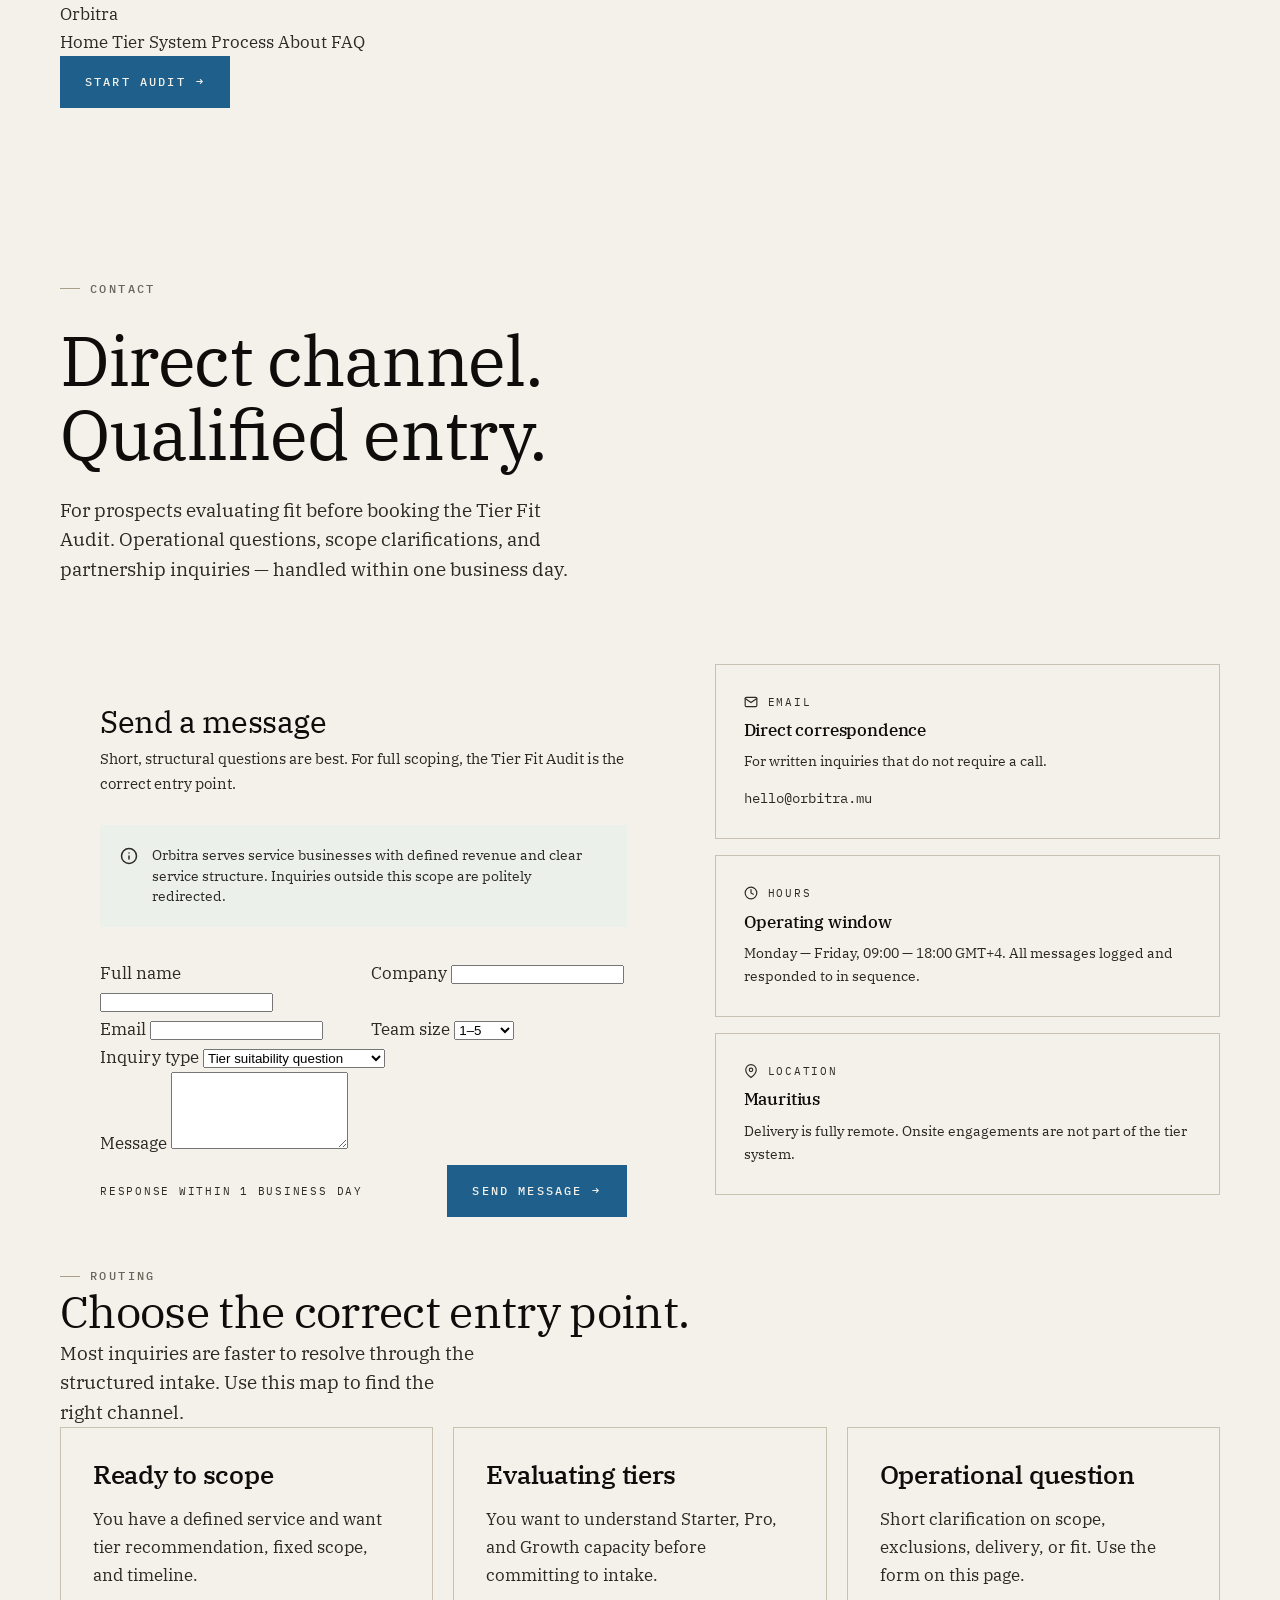
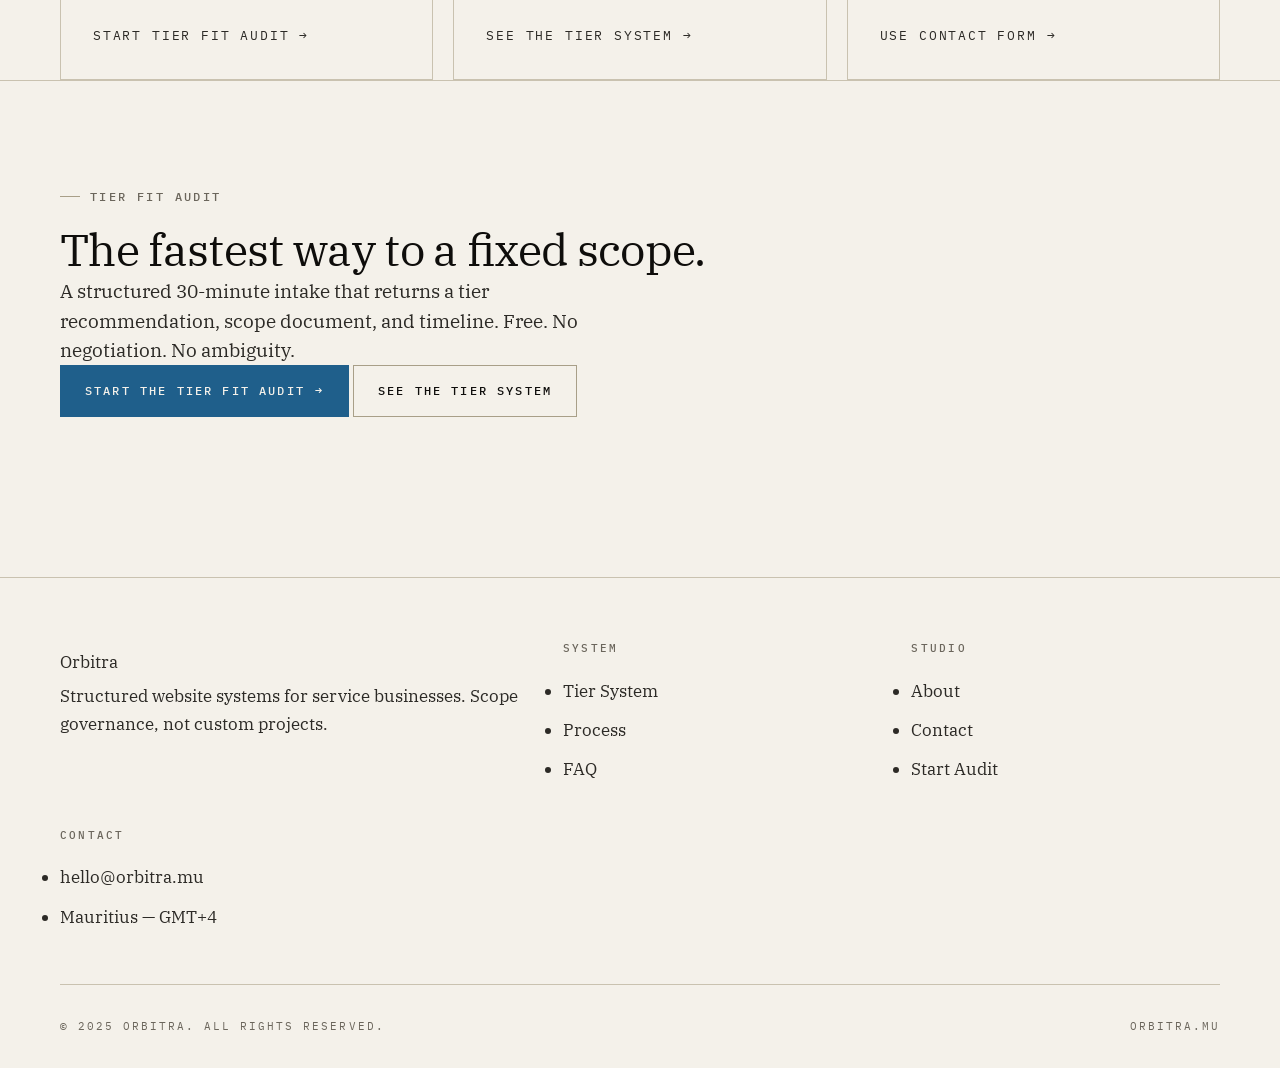
<file: contact.html>
<!DOCTYPE html>
<html lang="en">
<head>
<meta charset="UTF-8">
<meta name="viewport" content="width=device-width, initial-scale=1.0">
<title>Contact — Orbitra</title>
<meta name="description" content="Secondary, qualified entry point for visitors not yet ready for the Tier Fit Audit.">
<link rel="stylesheet" href="/styles.css">
<style>
.contact-hero{padding-top:160px;padding-bottom:80px;position:relative;overflow:hidden}
.contact-hero h1{max-width:14ch;margin-top:24px;margin-bottom:24px}
.contact-hero p.lead{max-width:48ch}
.contact-layout{display:grid;grid-template-columns:1.2fr 1fr;gap:48px;align-items:start}
@media (max-width:880px){.contact-layout{grid-template-columns:1fr;gap:32px}}
.contact-form-panel{padding:40px}
.contact-form-panel h2{font-size:clamp(1.5rem,2.4vw,2rem);margin-bottom:8px}
.contact-form-panel .form-intro{color:var(--muted);font-size:15px;margin-bottom:28px}
.contact-info-stack{display:flex;flex-direction:column;gap:16px}
.info-card{padding:28px;display:flex;flex-direction:column;gap:10px;position:relative}
.info-card .info-label{font-family:var(--font-mono);font-size:11px;text-transform:uppercase;letter-spacing:0.16em;color:var(--primary);display:flex;align-items:center;gap:10px}
.info-card .info-label svg{width:14px;height:14px}
.info-card h3{font-size:1.05rem;letter-spacing:-0.01em}
.info-card p{color:var(--muted);font-size:14px}
.info-card .info-value{font-family:var(--font-mono);font-size:14px;color:var(--text-strong);margin-top:4px}
.qualified-note{display:flex;gap:14px;padding:20px;border:1px solid var(--border);border-radius:var(--radius-md);background:rgba(0,212,255,0.03);margin-bottom:32px}
.qualified-note svg{flex-shrink:0;width:18px;height:18px;color:var(--primary);margin-top:2px}
.qualified-note p{font-size:13.5px;color:var(--text);line-height:1.55}
.form-row{display:grid;grid-template-columns:1fr 1fr;gap:16px}
@media (max-width:560px){.form-row{grid-template-columns:1fr}}
.submit-row{display:flex;align-items:center;justify-content:space-between;gap:16px;margin-top:8px;flex-wrap:wrap}
.submit-row .meta{font-family:var(--font-mono);font-size:11px;text-transform:uppercase;letter-spacing:0.16em;color:var(--muted)}
</style>
</head>
<body>
<header class="site-header">
  <div class="container nav-inner">
    <a href="/" class="nav-logo"><span class="dot"></span>Orbitra</a>
    <nav class="nav-menu">
      <a href="/">Home</a>
      <a href="/tiers.html">Tier System</a>
      <a href="/process.html">Process</a>
      <a href="/about.html">About</a>
      <a href="/faq.html">FAQ</a>
    </nav>
    <div class="nav-cta">
      <a href="https://calendly.com/edarling85/" target="_blank" rel="noopener noreferrer" class="btn btn-primary">Start Audit <span class="arrow">→</span></a>
      <button class="nav-toggle" aria-label="Toggle menu"><span></span></button>
    </div>
  </div>
</header>

<main>

  <section class="contact-hero">
    <div class="mesh-bg"></div>
    <div class="hero-cursor-glow"></div>
    <div class="container">
      <div class="reveal">
        <span class="eyebrow">Contact</span>
        <h1><span class="word">Direct</span> <span class="word">channel.</span> <span class="word text-gradient">Qualified</span> <span class="word">entry.</span></h1>
        <p class="lead">For prospects evaluating fit before booking the Tier Fit Audit. Operational questions, scope clarifications, and partnership inquiries — handled within one business day.</p>
      </div>
    </div>
  </section>

  <section class="section-sm">
    <div class="container">
      <div class="contact-layout reveal">

        <article class="card-featured contact-form-panel">
          <h2>Send a message</h2>
          <p class="form-intro">Short, structural questions are best. For full scoping, the Tier Fit Audit is the correct entry point.</p>

          <div class="qualified-note">
            <svg viewBox="0 0 24 24" fill="none" stroke="currentColor" stroke-width="2" stroke-linecap="round" stroke-linejoin="round"><circle cx="12" cy="12" r="10"/><line x1="12" y1="16" x2="12" y2="12"/><line x1="12" y1="8" x2="12.01" y2="8"/></svg>
            <p>Orbitra serves service businesses with defined revenue and clear service structure. Inquiries outside this scope are politely redirected.</p>
          </div>

          <form onsubmit="event.preventDefault(); this.querySelector('button[type=submit]').textContent='Message queued ✓';">
            <div class="form-row">
              <div class="form-field">
                <label for="name">Full name</label>
                <input type="text" id="name" name="name" required>
              </div>
              <div class="form-field">
                <label for="company">Company</label>
                <input type="text" id="company" name="company" required>
              </div>
            </div>
            <div class="form-row">
              <div class="form-field">
                <label for="email">Email</label>
                <input type="email" id="email" name="email" required>
              </div>
              <div class="form-field">
                <label for="team">Team size</label>
                <select id="team" name="team">
                  <option>1–5</option>
                  <option>6–15</option>
                  <option>16–30</option>
                  <option>30+</option>
                </select>
              </div>
            </div>
            <div class="form-field">
              <label for="topic">Inquiry type</label>
              <select id="topic" name="topic">
                <option>Tier suitability question</option>
                <option>Scope clarification</option>
                <option>Timeline inquiry</option>
                <option>Ecommerce layer (Growth)</option>
                <option>Other operational question</option>
              </select>
            </div>
            <div class="form-field">
              <label for="message">Message</label>
              <textarea id="message" name="message" rows="5" required></textarea>
            </div>
            <div class="submit-row">
              <span class="meta">Response within 1 business day</span>
              <button type="submit" class="btn btn-primary">Send message <span class="arrow">→</span></button>
            </div>
          </form>
        </article>

        <aside class="contact-info-stack">
          <div class="card info-card">
            <span class="info-label">
              <svg viewBox="0 0 24 24" fill="none" stroke="currentColor" stroke-width="2" stroke-linecap="round" stroke-linejoin="round"><path d="M4 4h16c1.1 0 2 .9 2 2v12c0 1.1-.9 2-2 2H4c-1.1 0-2-.9-2-2V6c0-1.1.9-2 2-2z"/><polyline points="22,6 12,13 2,6"/></svg>
              Email
            </span>
            <h3>Direct correspondence</h3>
            <p>For written inquiries that do not require a call.</p>
            <span class="info-value">hello@orbitra.mu</span>
          </div>

          <div class="card info-card">
            <span class="info-label">
              <svg viewBox="0 0 24 24" fill="none" stroke="currentColor" stroke-width="2" stroke-linecap="round" stroke-linejoin="round"><circle cx="12" cy="12" r="10"/><polyline points="12 6 12 12 16 14"/></svg>
              Hours
            </span>
            <h3>Operating window</h3>
            <p>Monday — Friday, 09:00 — 18:00 GMT+4. All messages logged and responded to in sequence.</p>
          </div>

          <div class="card info-card">
            <span class="info-label">
              <svg viewBox="0 0 24 24" fill="none" stroke="currentColor" stroke-width="2" stroke-linecap="round" stroke-linejoin="round"><path d="M21 10c0 7-9 13-9 13s-9-6-9-13a9 9 0 0 1 18 0z"/><circle cx="12" cy="10" r="3"/></svg>
              Location
            </span>
            <h3>Mauritius</h3>
            <p>Delivery is fully remote. Onsite engagements are not part of the tier system.</p>
          </div>
        </aside>

      </div>
    </div>
  </section>

  <section class="section-sm">
    <div class="container">
      <div class="section-header reveal">
        <span class="eyebrow">Routing</span>
        <h2>Choose the correct entry point.</h2>
        <p class="lead">Most inquiries are faster to resolve through the structured intake. Use this map to find the right channel.</p>
      </div>
      <div class="grid grid-3 reveal-stagger">
        <div class="card">
          <h3>Ready to scope</h3>
          <p class="text-muted mt-sm">You have a defined service and want tier recommendation, fixed scope, and timeline.</p>
          <a href="https://calendly.com/edarling85/" target="_blank" rel="noopener noreferrer" class="link-anim mt-md" style="display:inline-block;margin-top:20px;color:var(--primary);font-family:var(--font-mono);font-size:13px;text-transform:uppercase;letter-spacing:0.14em;">Start Tier Fit Audit →</a>
        </div>
        <div class="card">
          <h3>Evaluating tiers</h3>
          <p class="text-muted mt-sm">You want to understand Starter, Pro, and Growth capacity before committing to intake.</p>
          <a href="/tiers.html" class="link-anim mt-md" style="display:inline-block;margin-top:20px;color:var(--primary);font-family:var(--font-mono);font-size:13px;text-transform:uppercase;letter-spacing:0.14em;">See the Tier System →</a>
        </div>
        <div class="card">
          <h3>Operational question</h3>
          <p class="text-muted mt-sm">Short clarification on scope, exclusions, delivery, or fit. Use the form on this page.</p>
          <a href="#top" onclick="window.scrollTo({top:0,behavior:'smooth'});return false;" class="link-anim mt-md" style="display:inline-block;margin-top:20px;color:var(--primary);font-family:var(--font-mono);font-size:13px;text-transform:uppercase;letter-spacing:0.14em;">Use contact form →</a>
        </div>
      </div>
    </div>
  </section>

  <section class="section">
    <div class="container">
      <div class="cta-panel reveal">
        <div class="mesh-bg"></div>
        <div style="position:relative;z-index:2">
          <span class="eyebrow" style="margin-bottom:18px">Tier Fit Audit</span>
          <h2>The fastest way to a fixed scope.</h2>
          <p class="lead" style="max-width:52ch">A structured 30-minute intake that returns a tier recommendation, scope document, and timeline. Free. No negotiation. No ambiguity.</p>
          <div class="hero-actions" style="justify-content:center">
            <a href="https://calendly.com/edarling85/" target="_blank" rel="noopener noreferrer" class="btn btn-primary">Start the Tier Fit Audit <span class="arrow">→</span></a>
            <a href="/tiers.html" class="btn btn-secondary">See the Tier System</a>
          </div>
        </div>
      </div>
    </div>
  </section>

</main>

<footer class="site-footer">
  <div class="container">
    <div class="footer-grid">
      <div class="footer-col footer-brand">
        <a href="/" class="nav-logo"><span class="dot"></span>Orbitra</a>
        <p>Structured website systems for service businesses. Scope governance, not custom projects.</p>
      </div>
      <div class="footer-col">
        <h5>System</h5>
        <ul>
          <li><a href="/tiers.html">Tier System</a></li>
          <li><a href="/process.html">Process</a></li>
          <li><a href="/faq.html">FAQ</a></li>
        </ul>
      </div>
      <div class="footer-col">
        <h5>Studio</h5>
        <ul>
          <li><a href="/about.html">About</a></li>
          <li><a href="/contact.html">Contact</a></li>
          <li><a href="https://calendly.com/edarling85/" target="_blank" rel="noopener noreferrer">Start Audit</a></li>
        </ul>
      </div>
      <div class="footer-col">
        <h5>Contact</h5>
        <ul>
          <li><a href="mailto:hello@orbitra.mu">hello@orbitra.mu</a></li>
          <li><a href="#">Mauritius — GMT+4</a></li>
        </ul>
      </div>
    </div>
    <div class="footer-bottom">
      <span>© 2025 Orbitra. All rights reserved.</span>
      <span>orbitra.mu</span>
    </div>
  </div>
</footer>

<script src="/main.js" defer></script>
</body>
</html>
</file>
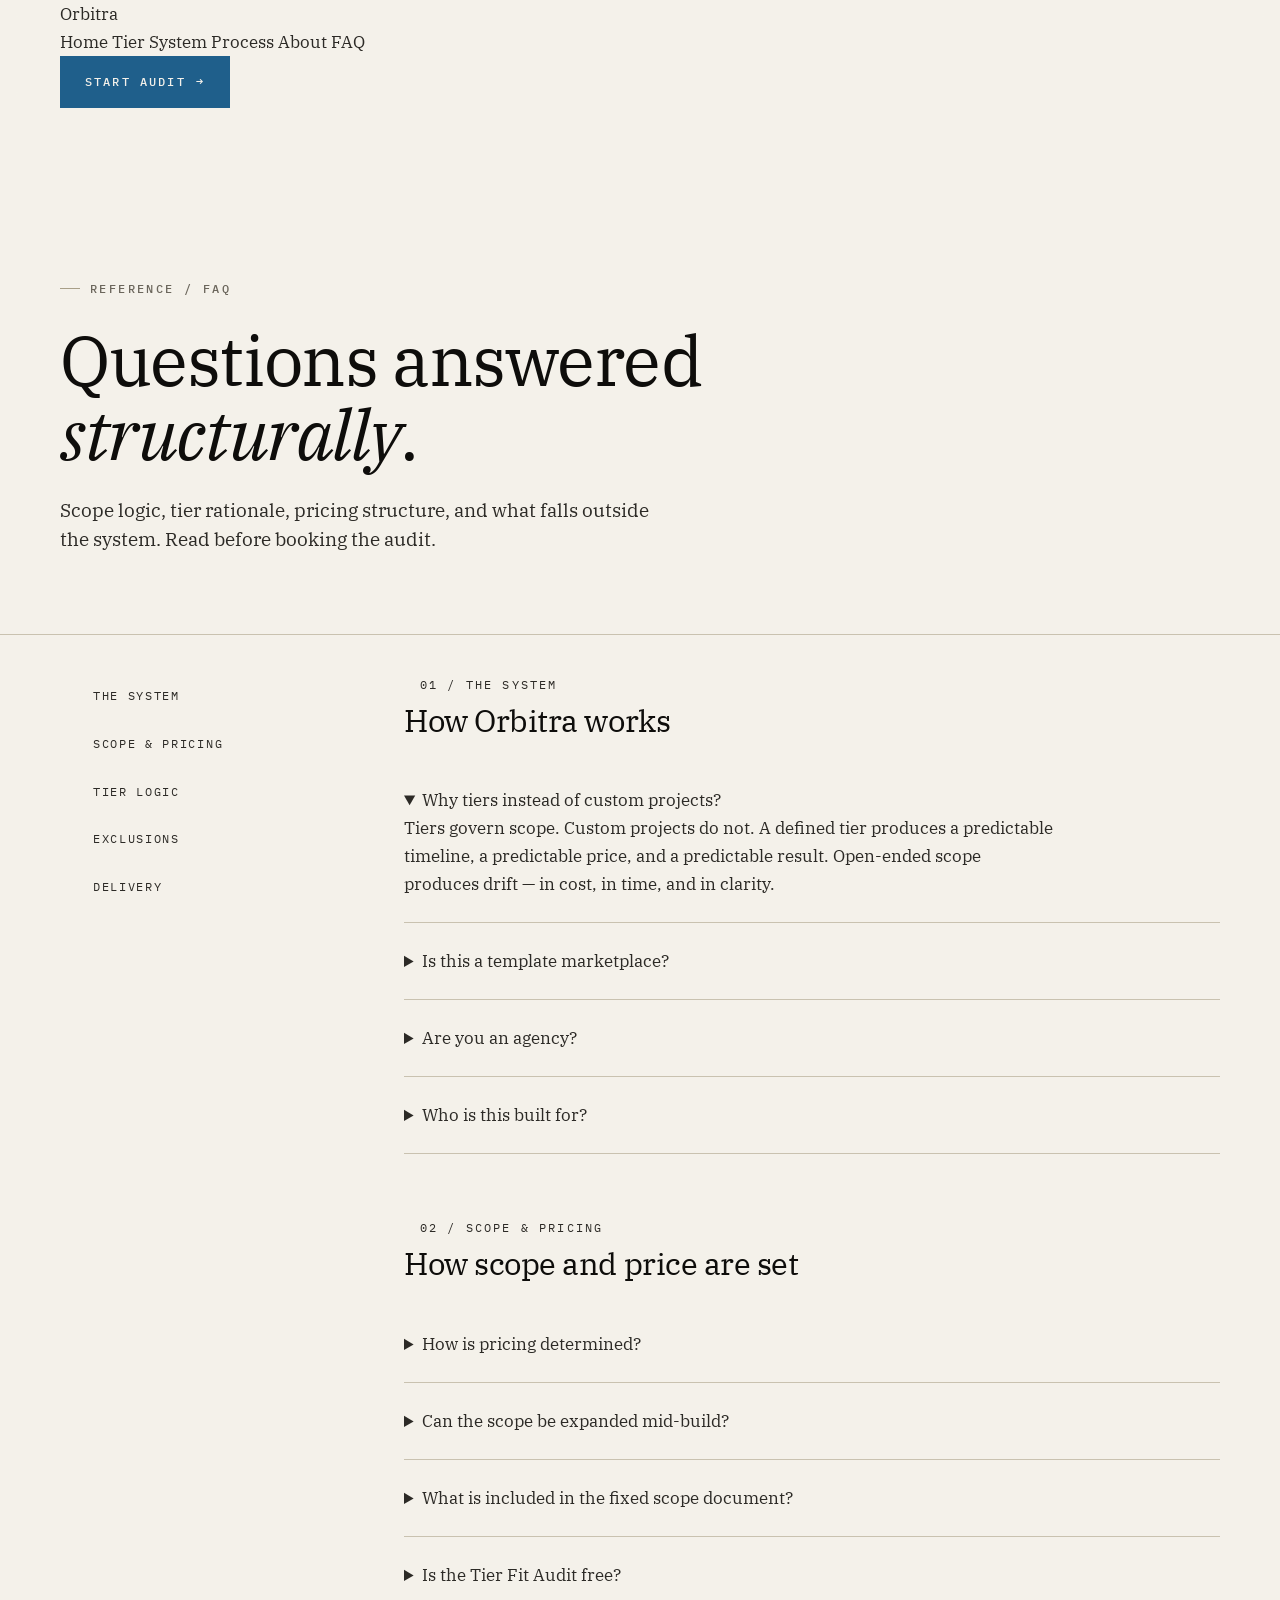
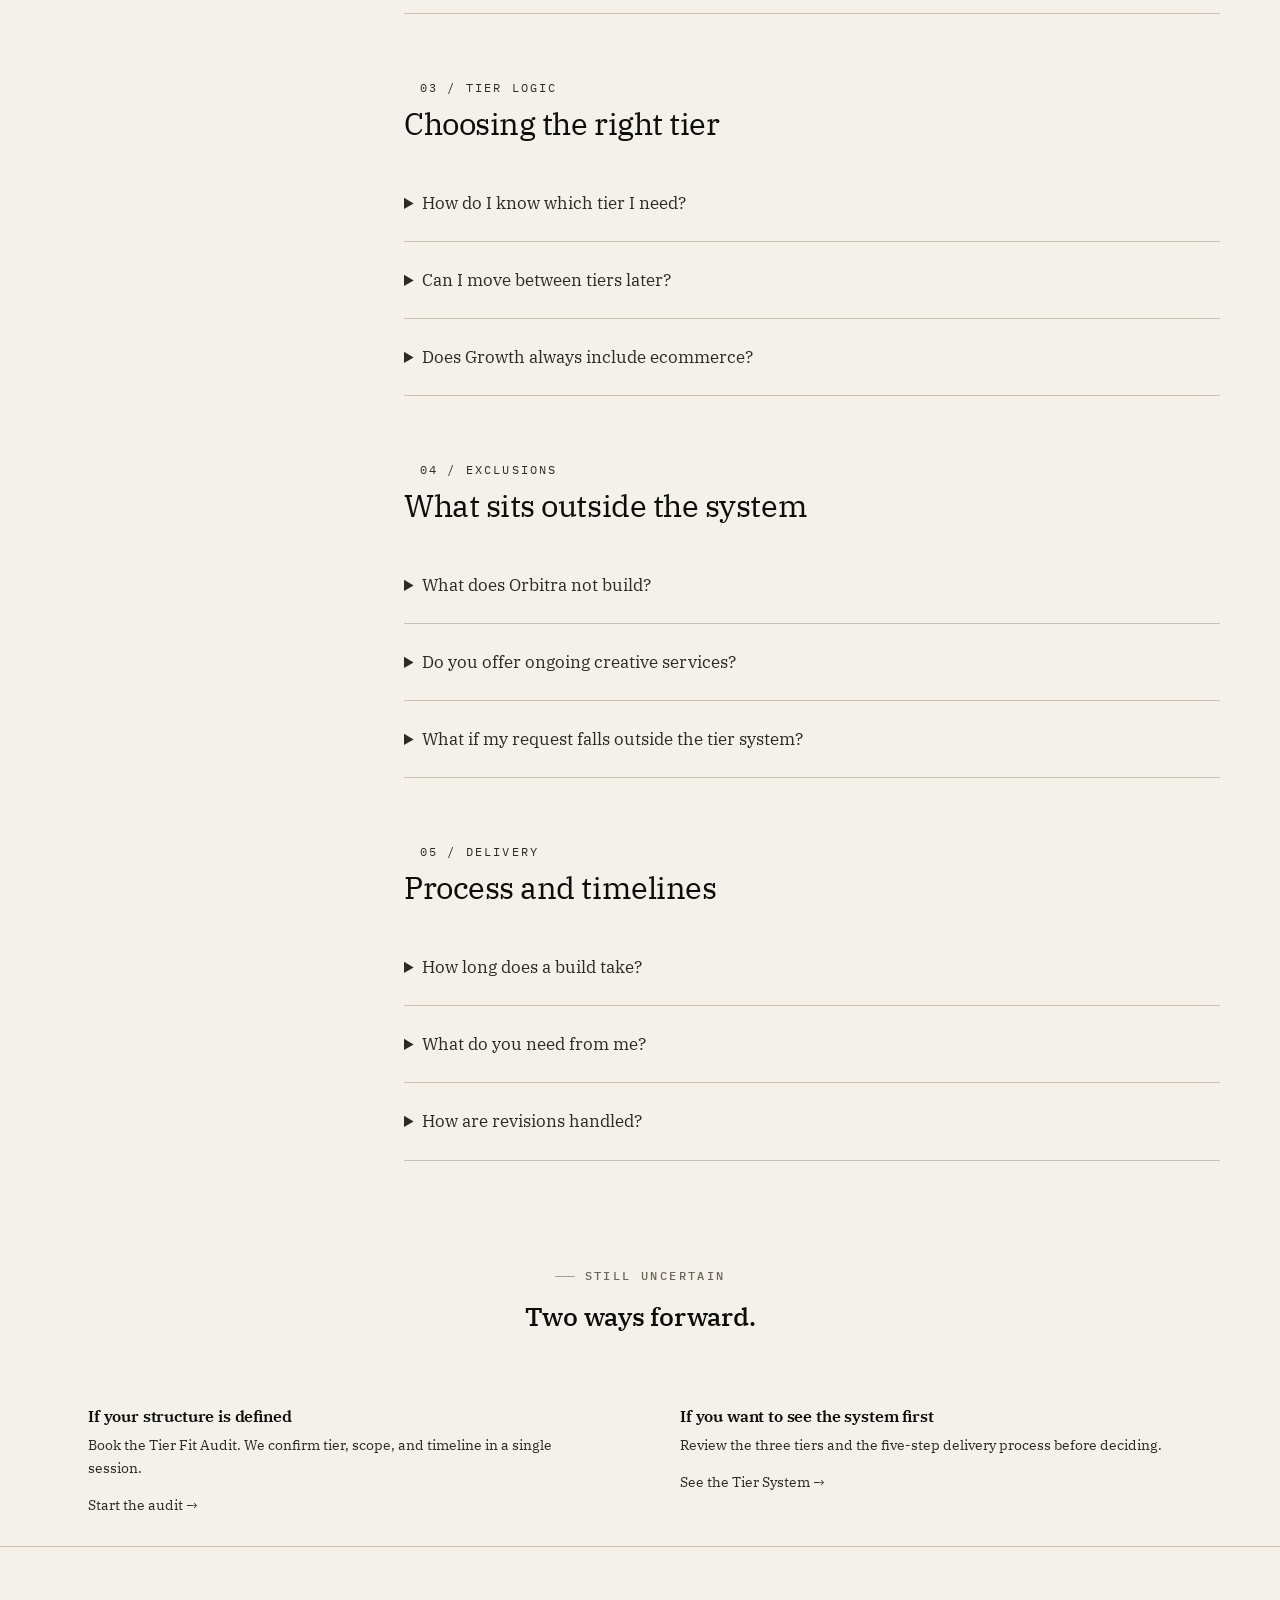
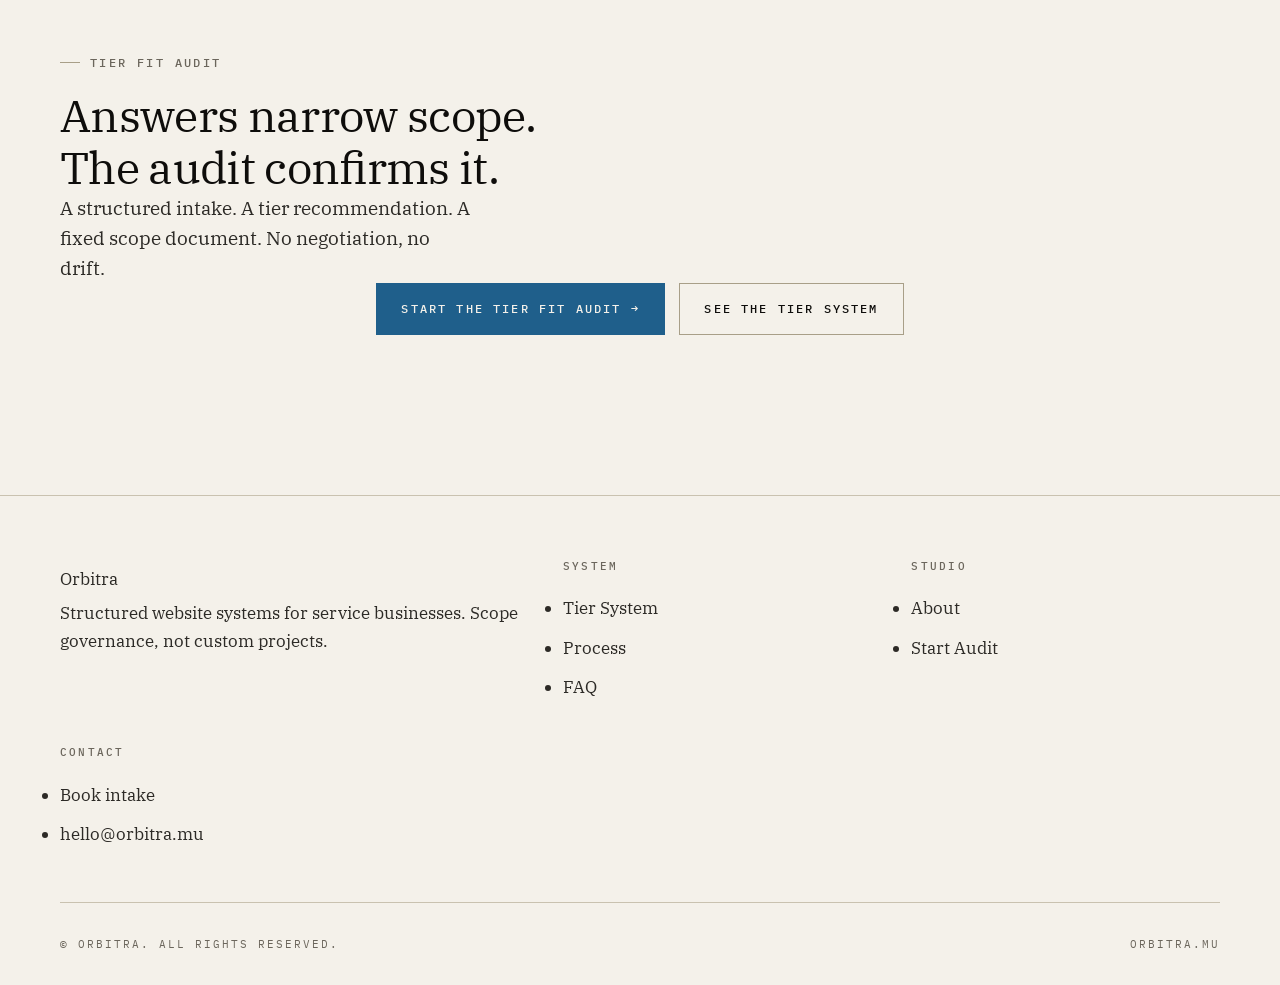
<file: faq.html>
<!DOCTYPE html>
<html lang="en">
<head>
<meta charset="UTF-8">
<meta name="viewport" content="width=device-width, initial-scale=1.0">
<title>FAQ — Orbitra</title>
<meta name="description" content="Address scope, pricing logic, tier rationale, exclusions, and out-of-scope handling.">
<link rel="stylesheet" href="/styles.css">
<style>
.faq-hero{position:relative;padding-top:160px;padding-bottom:80px;overflow:hidden}
.faq-hero h1{max-width:18ch;margin:24px 0 24px}
.faq-hero .lead{max-width:54ch}
.faq-layout{display:grid;grid-template-columns:280px 1fr;gap:64px;align-items:start}
@media (max-width:880px){.faq-layout{grid-template-columns:1fr;gap:32px}}
.faq-nav{position:sticky;top:120px;display:flex;flex-direction:column;gap:6px}
.faq-nav a{display:flex;align-items:center;gap:12px;padding:10px 14px;border-radius:8px;font-family:var(--font-mono);font-size:12px;text-transform:uppercase;letter-spacing:0.14em;color:var(--muted);border:1px solid transparent;transition:all 200ms ease}
.faq-nav a:hover{color:var(--text-strong);background:rgba(255,255,255,0.03);border-color:var(--border)}
.faq-nav a .marker{width:6px;height:6px;border-radius:50%;background:var(--border-strong);transition:all 200ms ease}
.faq-nav a:hover .marker{background:var(--primary);box-shadow:0 0 10px var(--primary)}
.faq-group{margin-bottom:64px}
.faq-group:last-child{margin-bottom:0}
.faq-group-title{font-family:var(--font-mono);font-size:12px;text-transform:uppercase;letter-spacing:0.18em;color:var(--primary);margin-bottom:8px;display:flex;align-items:center;gap:10px}
.faq-group-title::before{content:'';width:6px;height:6px;border-radius:50%;background:var(--primary);box-shadow:0 0 10px var(--primary)}
.faq-group h2{margin-bottom:24px;font-size:clamp(1.6rem,2.4vw,2rem)}
.cta-panel .mesh{position:absolute;inset:0;z-index:-1;opacity:0.7}
.contact-note{display:grid;grid-template-columns:1fr 1fr;gap:24px;margin-top:48px}
@media (max-width:640px){.contact-note{grid-template-columns:1fr}}
.note-card{padding:28px;border:1px solid var(--border);border-radius:12px;background:var(--surface)}
.note-card h4{margin-bottom:8px;font-size:16px}
.note-card p{font-size:14px;color:var(--muted)}
</style>
</head>
<body>
<header class="site-header">
  <div class="container nav-inner">
    <a href="/" class="nav-logo"><span class="dot"></span>Orbitra</a>
    <nav class="nav-menu">
      <a href="/">Home</a>
      <a href="/tiers.html">Tier System</a>
      <a href="/process.html">Process</a>
      <a href="/about.html">About</a>
      <a href="/faq.html">FAQ</a>
    </nav>
    <div class="nav-cta">
      <a href="https://calendly.com/edarling85/" target="_blank" rel="noopener noreferrer" class="btn btn-primary">Start Audit <span class="arrow">→</span></a>
      <button class="nav-toggle" aria-label="Toggle menu"><span></span></button>
    </div>
  </div>
</header>

<main>
  <section class="faq-hero">
    <div class="mesh-bg"></div>
    <div class="hero-cursor-glow"></div>
    <div class="container">
      <div class="reveal reveal-stagger">
        <span class="eyebrow">Reference / FAQ</span>
        <h1>Questions answered <em style="color:var(--primary);font-style:italic">structurally</em>.</h1>
        <p class="lead">Scope logic, tier rationale, pricing structure, and what falls outside the system. Read before booking the audit.</p>
      </div>
    </div>
  </section>

  <section class="section" style="padding-top:40px">
    <div class="container">
      <div class="faq-layout">
        <aside class="faq-nav reveal">
          <a href="#system"><span class="marker"></span>The System</a>
          <a href="#scope"><span class="marker"></span>Scope & Pricing</a>
          <a href="#tiers"><span class="marker"></span>Tier Logic</a>
          <a href="#exclusions"><span class="marker"></span>Exclusions</a>
          <a href="#delivery"><span class="marker"></span>Delivery</a>
        </aside>

        <div>
          <div class="faq-group reveal" id="system">
            <div class="faq-group-title">01 / The System</div>
            <h2>How Orbitra works</h2>
            <details class="faq-item" open>
              <summary>Why tiers instead of custom projects?</summary>
              <p class="answer">Tiers govern scope. Custom projects do not. A defined tier produces a predictable timeline, a predictable price, and a predictable result. Open-ended scope produces drift — in cost, in time, and in clarity.</p>
            </details>
            <details class="faq-item">
              <summary>Is this a template marketplace?</summary>
              <p class="answer">No. Tiers define system capacity, not visual templates. Each build applies your service definition, brand inputs, and content architecture within a fixed structural envelope.</p>
            </details>
            <details class="faq-item">
              <summary>Are you an agency?</summary>
              <p class="answer">No. Orbitra is a productized website infrastructure provider. We sit between agencies and DIY builders — selling scope governance, not hours.</p>
            </details>
            <details class="faq-item">
              <summary>Who is this built for?</summary>
              <p class="answer">Service businesses with one to thirty employees, defined services, and existing revenue. Owner- or manager-led. Outcome-focused.</p>
            </details>
          </div>

          <div class="faq-group reveal" id="scope">
            <div class="faq-group-title">02 / Scope & Pricing</div>
            <h2>How scope and price are set</h2>
            <details class="faq-item">
              <summary>How is pricing determined?</summary>
              <p class="answer">Pricing is tied to tier capacity, not to hours. Each tier has a fixed price range disclosed during the scope review. There is no negotiation on rate — only on tier fit.</p>
            </details>
            <details class="faq-item">
              <summary>Can the scope be expanded mid-build?</summary>
              <p class="answer">No. Scope is locked at signature. Additional structure is delivered as a follow-on engagement or a tier upgrade. This protects timeline and result quality.</p>
            </details>
            <details class="faq-item">
              <summary>What is included in the fixed scope document?</summary>
              <p class="answer">Recommended tier, deliverables, timeline, milestones, price, and exclusions. Signed before any work begins.</p>
            </details>
            <details class="faq-item">
              <summary>Is the Tier Fit Audit free?</summary>
              <p class="answer">Yes. The audit is a structured intake. It produces a tier recommendation and a scope outline at no cost.</p>
            </details>
          </div>

          <div class="faq-group reveal" id="tiers">
            <div class="faq-group-title">03 / Tier Logic</div>
            <h2>Choosing the right tier</h2>
            <details class="faq-item">
              <summary>How do I know which tier I need?
</summary>
              <p class="answer">The audit determines it. Tier fit is based on service complexity, content volume, acquisition activity, and operational scale — not preference.</p>
            </details>
            <details class="faq-item">
              <summary>Can I move between tiers later?</summary>
              <p class="answer">Yes. Tier upgrades follow the same scope-governed process. Starter to Pro, or Pro to Growth, is delivered as a defined upgrade engagement.</p>
            </details>
            <details class="faq-item">
              <summary>Does Growth always include ecommerce?</summary>
              <p class="answer">Ecommerce is available at Growth only. It is not automatically included — it is scoped if the business requires transactional functionality.</p>
            </details>
          </div>

          <div class="faq-group reveal" id="exclusions">
            <div class="faq-group-title">04 / Exclusions</div>
            <h2>What sits outside the system</h2>
            <details class="faq-item">
              <summary>What does Orbitra not build?</summary>
              <p class="answer">No bespoke creative engagements. No experimental brand work. No personal brand or influencer sites. No undefined startup pitches. No open-ended retainers.</p>
            </details>
            <details class="faq-item">
              <summary>Do you offer ongoing creative services?</summary>
              <p class="answer">No. Engagements are milestone-based and close on delivery. Maintenance and structural additions are scoped as separate, defined engagements.</p>
            </details>
            <details class="faq-item">
              <summary>What if my request falls outside the tier system?</summary>
              <p class="answer">We decline. Clarity protects both parties. If the structure does not fit, we say so during the audit.</p>
            </details>
          </div>

          <div class="faq-group reveal" id="delivery">
            <div class="faq-group-title">05 / Delivery</div>
            <h2>Process and timelines</h2>
            <details class="faq-item">
              <summary>How long does a build take?</summary>
              <p class="answer">Timeline is fixed at signature and scales with tier. Starter is the shortest. Growth is the longest. Specific durations are confirmed in the scope document.</p>
            </details>
            <details class="faq-item">
              <summary>What do you need from me?</summary>
              <p class="answer">A defined service offering, existing brand inputs if any, and content cooperation through structured milestones. The system depends on inputs arriving on schedule.</p>
            </details>
            <details class="faq-item">
              <summary>How are revisions handled?</summary>
              <p class="answer">Revisions occur at defined milestone checkpoints, governed by the signed scope. Open-ended revision cycles are not part of the model.</p>
            </details>
          </div>
        </div>
      </div>
    </div>
  </section>

  <section class="section-sm">
    <div class="container">
      <div class="reveal" style="text-align:center;max-width:640px;margin:0 auto">
        <span class="eyebrow">Still uncertain</span>
        <h3 style="margin-top:16px">Two ways forward.</h3>
      </div>
      <div class="contact-note reveal-stagger reveal">
        <div class="note-card">
          <h4>If your structure is defined</h4>
          <p>Book the Tier Fit Audit. We confirm tier, scope, and timeline in a single session.</p>
          <a href="https://calendly.com/edarling85/" target="_blank" rel="noopener noreferrer" class="link-anim" style="display:inline-block;margin-top:14px;color:var(--primary);font-size:14px">Start the audit →</a>
        </div>
        <div class="note-card">
          <h4>If you want to see the system first</h4>
          <p>Review the three tiers and the five-step delivery process before deciding.</p>
          <a href="/tiers.html" class="link-anim" style="display:inline-block;margin-top:14px;color:var(--primary);font-size:14px">See the Tier System →</a>
        </div>
      </div>
    </div>
  </section>

  <section class="section">
    <div class="container">
      <div class="cta-panel reveal">
        <div class="mesh-bg mesh"></div>
        <span class="eyebrow">Tier Fit Audit</span>
        <h2 style="margin-top:18px" class="text-gradient">Answers narrow scope. <br>The audit confirms it.</h2>
        <p class="lead">A structured intake. A tier recommendation. A fixed scope document. No negotiation, no drift.</p>
        <div style="display:flex;gap:14px;justify-content:center;flex-wrap:wrap">
          <a href="https://calendly.com/edarling85/" target="_blank" rel="noopener noreferrer" class="btn btn-primary">Start the Tier Fit Audit <span class="arrow">→</span></a>
          <a href="/tiers.html" class="btn btn-secondary">See the Tier System</a>
        </div>
      </div>
    </div>
  </section>
</main>

<footer class="site-footer">
  <div class="container">
    <div class="footer-grid">
      <div class="footer-col footer-brand">
        <a href="/" class="nav-logo"><span class="dot"></span>Orbitra</a>
        <p>Structured website systems for service businesses. Scope governance, not custom projects.</p>
      </div>
      <div class="footer-col">
        <h5>System</h5>
        <ul>
          <li><a href="/tiers.html">Tier System</a></li>
          <li><a href="/process.html">Process</a></li>
          <li><a href="/faq.html">FAQ</a></li>
        </ul>
      </div>
      <div class="footer-col">
        <h5>Studio</h5>
        <ul>
          <li><a href="/about.html">About</a></li>
          <li><a href="https://calendly.com/edarling85/" target="_blank" rel="noopener noreferrer">Start Audit</a></li>
        </ul>
      </div>
      <div class="footer-col">
        <h5>Contact</h5>
        <ul>
          <li><a href="https://calendly.com/edarling85/" target="_blank" rel="noopener noreferrer">Book intake</a></li>
          <li><a href="mailto:hello@orbitra.mu">hello@orbitra.mu</a></li>
        </ul>
      </div>
    </div>
    <div class="footer-bottom">
      <span>© Orbitra. All rights reserved.</span>
      <span>orbitra.mu</span>
    </div>
  </div>
</footer>

<script src="/main.js" defer></script>
</body>
</html>
</file>
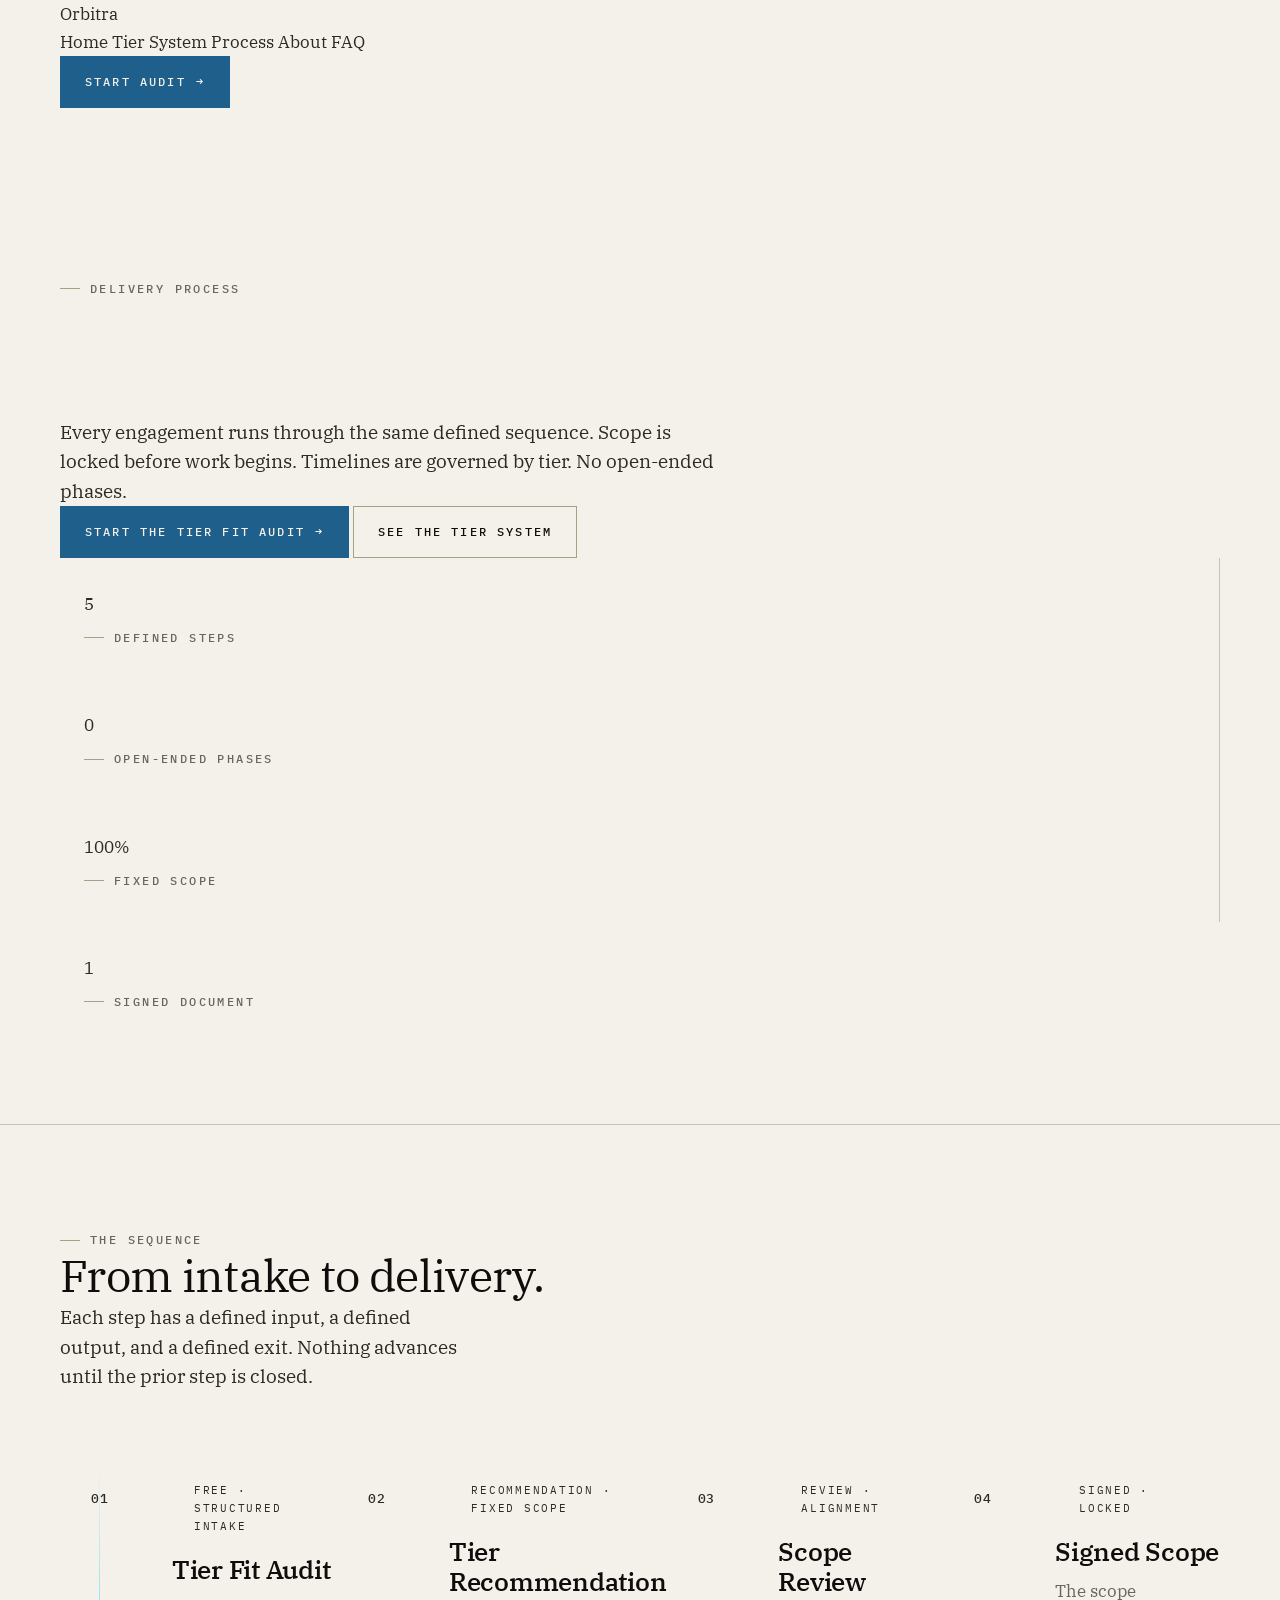
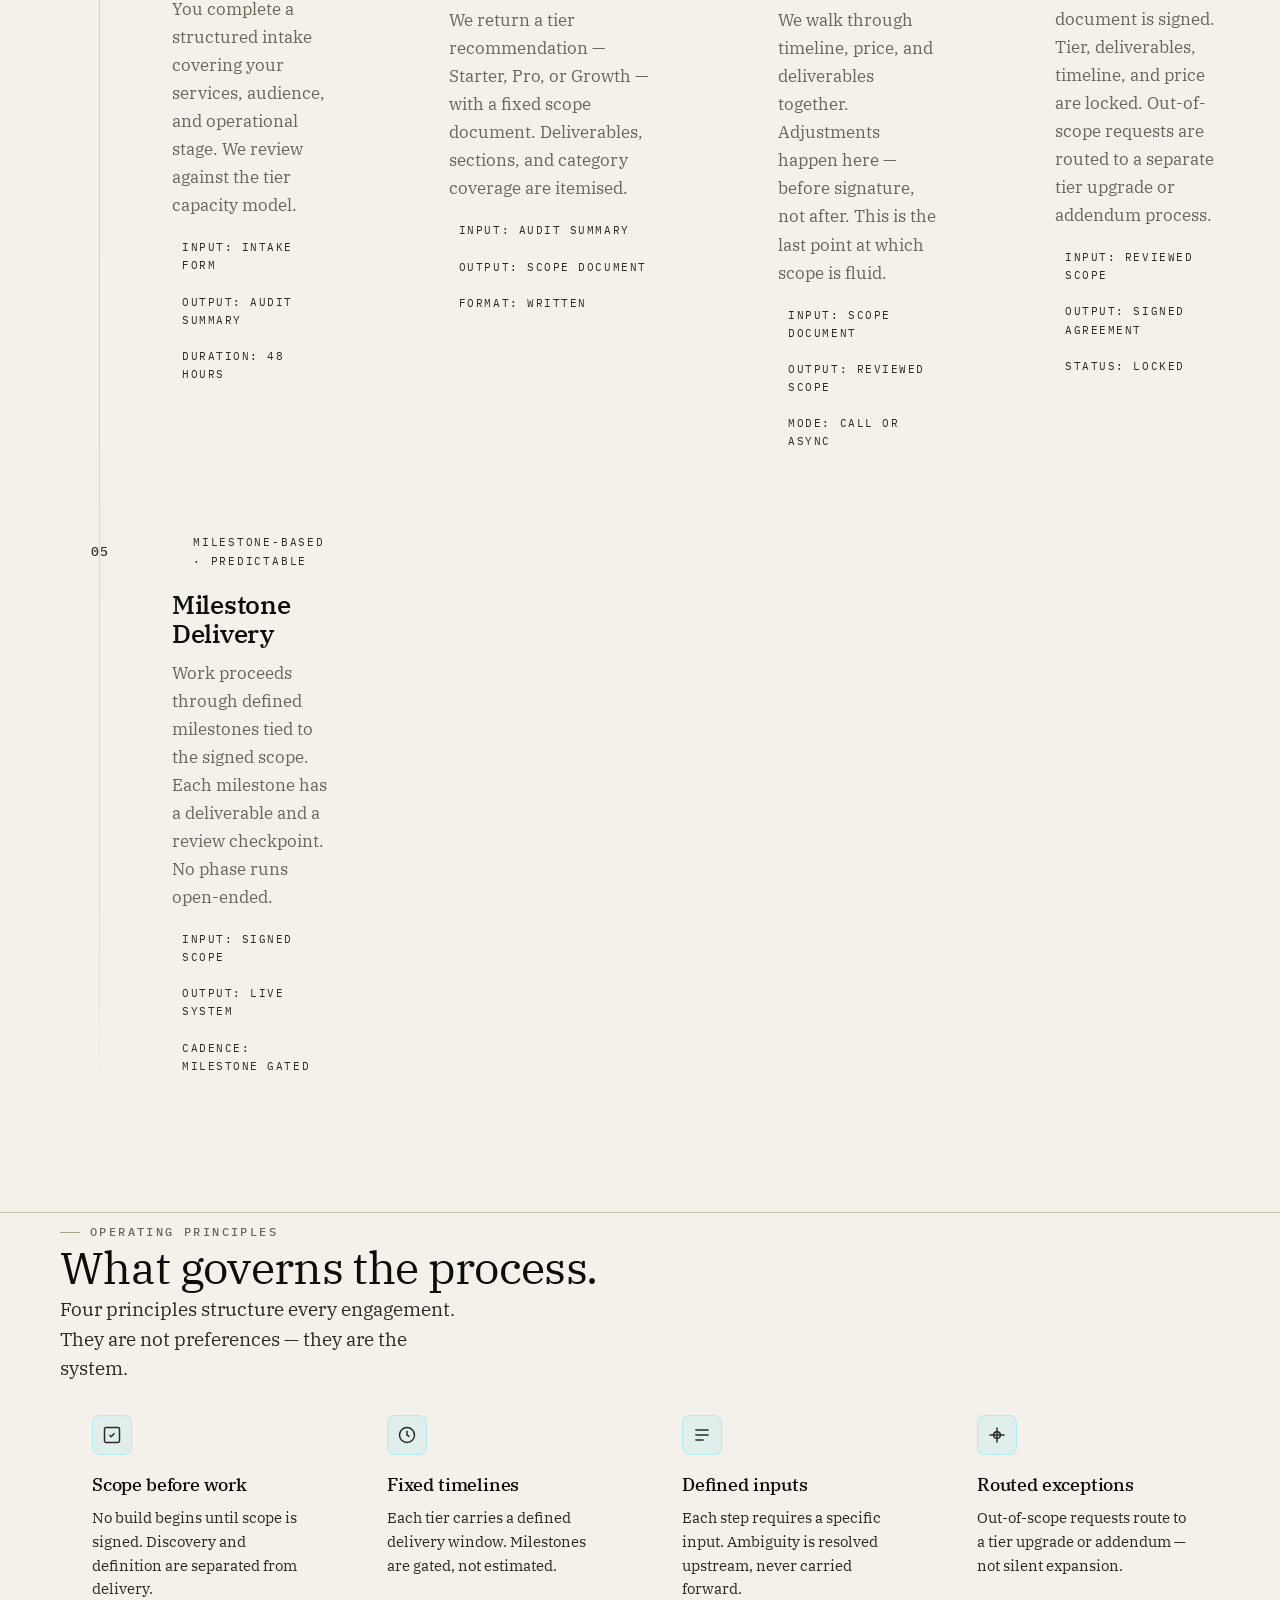
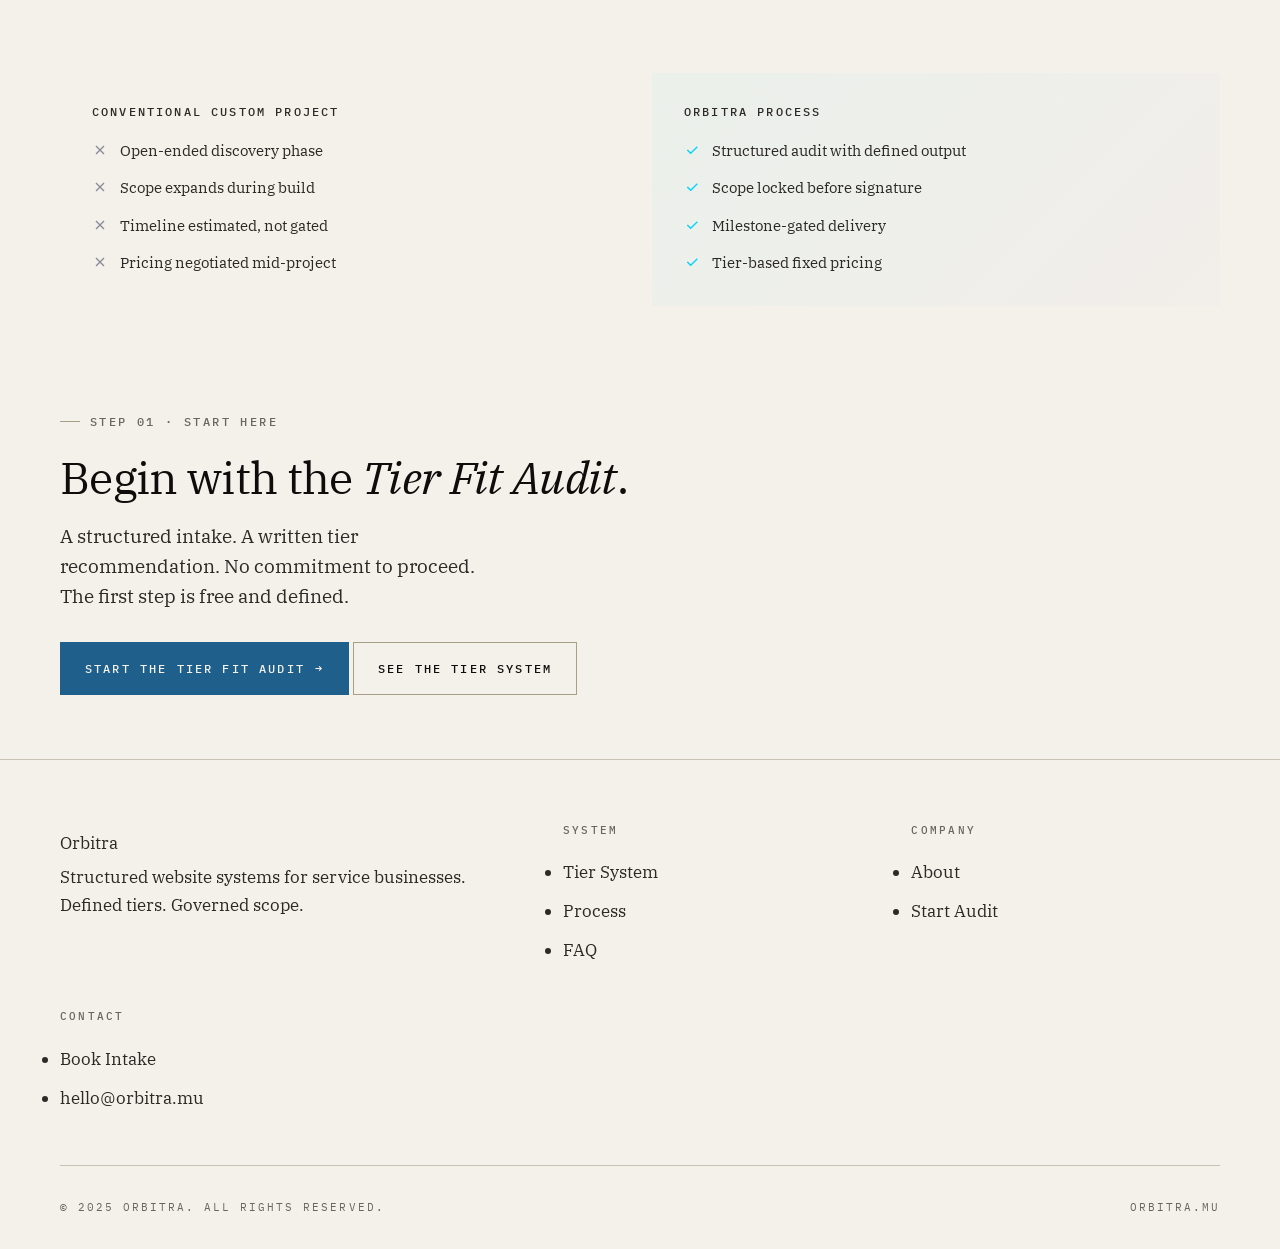
<file: process.html>
<!DOCTYPE html>
<html lang="en">
<head>
<meta charset="UTF-8">
<meta name="viewport" content="width=device-width, initial-scale=1.0">
<title>How It Works — 5-Step Delivery | Orbitra</title>
<meta name="description" content="Establish predictability and scope discipline through the structured five-step delivery process.">
<link rel="stylesheet" href="/styles.css">
<style>
.process-hero{position:relative;padding-top:160px;padding-bottom:80px;overflow:hidden}
.process-hero .eyebrow{margin-bottom:20px}
.process-hero h1 .word{display:inline-block;opacity:0;transform:translateY(40px);animation:wordIn 800ms var(--ease-out-expo) forwards}
.process-hero .lead{margin-top:24px;max-width:60ch}
.timeline{position:relative;margin-top:48px}
.timeline::before{content:'';position:absolute;left:39px;top:24px;bottom:24px;width:1px;background:linear-gradient(to bottom, transparent, rgba(0,212,255,0.4) 12%, rgba(183,148,244,0.3) 88%, transparent);}
@media (max-width:640px){.timeline::before{left:14px}}
.step{position:relative;display:grid;grid-template-columns:80px 1fr;gap:32px;padding:36px 0;border-bottom:1px solid var(--border);transition:background var(--duration-base) ease}
.step:last-child{border-bottom:none}
.step:hover{background:rgba(255,255,255,0.015)}
.step:hover .step-marker{box-shadow:0 0 0 6px rgba(0,212,255,0.08), 0 0 24px rgba(0,212,255,0.4);border-color:var(--primary)}
.step-marker{width:48px;height:48px;border-radius:50%;background:var(--surface);border:1px solid var(--border-strong);display:flex;align-items:center;justify-content:center;font-family:var(--font-mono);font-size:13px;color:var(--primary);font-weight:500;letter-spacing:0.05em;position:relative;z-index:2;transition:all var(--duration-base) var(--ease-out-cubic);flex-shrink:0;margin-left:16px}
.step-content h3{margin-bottom:10px}
.step-meta{display:inline-flex;align-items:center;gap:8px;font-family:var(--font-mono);font-size:11px;text-transform:uppercase;letter-spacing:0.16em;color:var(--muted);margin-bottom:14px;padding:6px 10px;border:1px solid var(--border);border-radius:6px;background:rgba(255,255,255,0.02)}
.step-meta .pulse{width:6px;height:6px;border-radius:50%;background:var(--primary);box-shadow:0 0 8px var(--primary);animation:pulse 2.4s ease-in-out infinite}
@keyframes pulse{0%,100%{opacity:0.5}50%{opacity:1}}
.step-detail{margin-top:14px;display:flex;flex-wrap:wrap;gap:8px}
.step-detail span{font-family:var(--font-mono);font-size:11px;text-transform:uppercase;letter-spacing:0.14em;color:var(--muted);padding:5px 10px;border:1px solid var(--border);border-radius:4px}
@media (max-width:640px){.step{grid-template-columns:48px 1fr;gap:16px;padding:28px 0}.step-marker{margin-left:0;width:30px;height:30px;font-size:11px}}
.principle{padding:32px;border:1px solid var(--border);border-radius:var(--radius-md);background:var(--surface);transition:all var(--duration-base) var(--ease-out-cubic);position:relative;overflow:hidden}
.principle:hover{border-color:rgba(0,212,255,0.3);transform:translateY(-3px)}
.principle-icon{width:40px;height:40px;border-radius:8px;background:rgba(0,212,255,0.08);border:1px solid rgba(0,212,255,0.2);display:flex;align-items:center;justify-content:center;color:var(--primary);margin-bottom:20px}
.principle h3{font-size:1.125rem;margin-bottom:10px}
.principle p{font-size:14.5px;color:var(--muted)}
.contrast-grid{display:grid;grid-template-columns:1fr 1fr;gap:24px;margin-top:40px}
@media (max-width:760px){.contrast-grid{grid-template-columns:1fr}}
.contrast-col{padding:32px;border-radius:var(--radius-md);border:1px solid var(--border)}
.contrast-col.bad{background:rgba(255,255,255,0.015)}
.contrast-col.good{background:linear-gradient(135deg, rgba(0,212,255,0.04), rgba(183,148,244,0.03));border-color:rgba(0,212,255,0.15)}
.contrast-col h4{font-family:var(--font-mono);font-size:12px;text-transform:uppercase;letter-spacing:0.18em;margin-bottom:20px;font-weight:500}
.contrast-col.bad h4{color:var(--muted)}
.contrast-col.good h4{color:var(--primary)}
.contrast-col ul{list-style:none;display:flex;flex-direction:column;gap:14px}
.contrast-col li{display:flex;gap:12px;align-items:flex-start;font-size:15px;line-height:1.55}
.contrast-col li svg{flex-shrink:0;margin-top:3px}
.contrast-col.bad li{color:var(--muted)}
</style>
</head>
<body>

<header class="site-header">
  <div class="container nav-inner">
    <a href="/" class="nav-logo"><span class="dot"></span>Orbitra</a>
    <nav class="nav-menu">
      <a href="/">Home</a>
      <a href="/tiers.html">Tier System</a>
      <a href="/process.html">Process</a>
      <a href="/about.html">About</a>
      <a href="/faq.html">FAQ</a>
    </nav>
    <div class="nav-cta">
      <a href="https://calendly.com/edarling85/" target="_blank" rel="noopener noreferrer" class="btn btn-primary">Start Audit <span class="arrow">→</span></a>
      <button class="nav-toggle" aria-label="Open menu"><span></span></button>
    </div>
  </div>
</header>

<main>

  <section class="hero process-hero">
    <div class="mesh-bg"></div>
    <div class="hero-cursor-glow"></div>
    <div class="container hero-content">
      <span class="eyebrow reveal">Delivery Process</span>
      <h1><span class="word">Five</span> <span class="word">steps.</span> <span class="word text-gradient">Fixed</span> <span class="word text-gradient">scope.</span></h1>
      <p class="lead reveal">Every engagement runs through the same defined sequence. Scope is locked before work begins. Timelines are governed by tier. No open-ended phases.</p>
      <div class="hero-actions reveal">
        <a href="https://calendly.com/edarling85/" target="_blank" rel="noopener noreferrer" class="btn btn-primary">Start the Tier Fit Audit <span class="arrow">→</span></a>
        <a href="/tiers.html" class="btn btn-secondary">See the Tier System</a>
      </div>

      <div class="stats-row reveal-stagger">
        <div class="stat"><div class="num" data-count="5">0</div><div class="label">Defined Steps</div></div>
        <div class="stat"><div class="num" data-count="0">0</div><div class="label">Open-Ended Phases</div></div>
        <div class="stat"><div class="num" data-count="100" data-suffix="%">0</div><div class="label">Fixed Scope</div></div>
        <div class="stat"><div class="num" data-count="1">0</div><div class="label">Signed Document</div></div>
      </div>
    </div>
  </section>

  <section class="section">
    <div class="container">
      <div class="section-header reveal">
        <span class="eyebrow">The Sequence</span>
        <h2 class="mt-sm">From intake to delivery.</h2>
        <p class="lead">Each step has a defined input, a defined output, and a defined exit. Nothing advances until the prior step is closed.</p>
      </div>

      <div class="timeline reveal-stagger">

        <article class="step">
          <div class="step-marker">01</div>
          <div class="step-content">
            <div class="step-meta"><span class="pulse"></span>Free · Structured Intake</div>
            <h3>Tier Fit Audit</h3>
            <p>You complete a structured intake covering your services, audience, and operational stage. We review against the tier capacity model.</p>
            <div class="step-detail">
              <span>Input: Intake form</span>
              <span>Output: Audit summary</span>
              <span>Duration: 48 hours</span>
            </div>
          </div>
        </article>

        <article class="step">
          <div class="step-marker">02</div>
          <div class="step-content">
            <div class="step-meta"><span class="pulse"></span>Recommendation · Fixed Scope</div>
            <h3>Tier Recommendation</h3>
            <p>We return a tier recommendation — Starter, Pro, or Growth — with a fixed scope document. Deliverables, sections, and category coverage are itemised.</p>
            <div class="step-detail">
              <span>Input: Audit summary</span>
              <span>Output: Scope document</span>
              <span>Format: Written</span>
            </div>
          </div>
        </article>

        <article class="step">
          <div class="step-marker">03</div>
          <div class="step-content">
            <div class="step-meta"><span class="pulse"></span>Review · Alignment</div>
            <h3>Scope Review</h3>
            <p>We walk through timeline, price, and deliverables together. Adjustments happen here — before signature, not after. This is the last point at which scope is fluid.</p>
            <div class="step-detail">
              <span>Input: Scope document</span>
              <span>Output: Reviewed scope</span>
              <span>Mode: Call or async</span>
            </div>
          </div>
        </article>

        <article class="step">
          <div class="step-marker">04</div>
          <div class="step-content">
            <div class="step-meta"><span class="pulse"></span>Signed · Locked</div>
            <h3>Signed Scope</h3>
            <p>The scope document is signed. Tier, deliverables, timeline, and price are locked. Out-of-scope requests are routed to a separate tier upgrade or addendum process.</p>
            <div class="step-detail">
              <span>Input: Reviewed scope</span>
              <span>Output: Signed agreement</span>
              <span>Status: Locked</span>
            </div>
          </div>
        </article>

        <article class="step">
          <div class="step-marker">05</div>
          <div class="step-content">
            <div class="step-meta"><span class="pulse"></span>Milestone-Based · Predictable</div>
            <h3>Milestone Delivery</h3>
            <p>Work proceeds through defined milestones tied to the signed scope. Each milestone has a deliverable and a review checkpoint. No phase runs open-ended.</p>
            <div class="step-detail">
              <span>Input: Signed scope</span>
              <span>Output: Live system</span>
              <span>Cadence: Milestone gated</span>
            </div>
          </div>
        </article>

      </div>
    </div>
  </section>

  <section class="section" style="padding-top:0">
    <div class="container">
      <div class="section-header reveal">
        <span class="eyebrow">Operating Principles</span>
        <h2 class="mt-sm">What governs the process.</h2>
        <p class="lead">Four principles structure every engagement. They are not preferences — they are the system.</p>
      </div>

      <div class="grid grid-4 reveal-stagger">
        <div class="principle">
          <div class="principle-icon">
            <svg width="20" height="20" viewBox="0 0 24 24" fill="none" stroke="currentColor" stroke-width="1.8"><rect x="3" y="3" width="18" height="18" rx="2"/><path d="M9 12l2 2 4-4"/></svg>
          </div>
          <h3>Scope before work</h3>
          <p>No build begins until scope is signed. Discovery and definition are separated from delivery.</p>
        </div>
        <div class="principle">
          <div class="principle-icon">
            <svg width="20" height="20" viewBox="0 0 24 24" fill="none" stroke="currentColor" stroke-width="1.8"><circle cx="12" cy="12" r="9"/><path d="M12 7v5l3 2"/></svg>
          </div>
          <h3>Fixed timelines</h3>
          <p>Each tier carries a defined delivery window. Milestones are gated, not estimated.</p>
        </div>
        <div class="principle">
          <div class="principle-icon">
            <svg width="20" height="20" viewBox="0 0 24 24" fill="none" stroke="currentColor" stroke-width="1.8"><path d="M4 6h16M4 12h16M4 18h10"/></svg>
          </div>
          <h3>Defined inputs</h3>
          <p>Each step requires a specific input. Ambiguity is resolved upstream, never carried forward.</p>
        </div>
        <div class="principle">
          <div class="principle-icon">
            <svg width="20" height="20" viewBox="0 0 24 24" fill="none" stroke="currentColor" stroke-width="1.8"><path d="M12 3v18M3 12h18"/><circle cx="12" cy="12" r="4"/></svg>
          </div>
          <h3>Routed exceptions</h3>
          <p>Out-of-scope requests route to a tier upgrade or addendum — not silent expansion.</p>
        </div>
      </div>

      <div class="contrast-grid reveal">
        <div class="contrast-col bad">
          <h4>Conventional Custom Project</h4>
          <ul>
            <li><svg width="16" height="16" viewBox="0 0 24 24" fill="none" stroke="#8A8A99" stroke-width="2"><path d="M6 6l12 12M18 6L6 18"/></svg>Open-ended discovery phase</li>
            <li><svg width="16" height="16" viewBox="0 0 24 24" fill="none" stroke="#8A8A99" stroke-width="2"><path d="M6 6l12 12M18 6L6 18"/></svg>Scope expands during build</li>
            <li><svg width="16" height="16" viewBox="0 0 24 24" fill="none" stroke="#8A8A99" stroke-width="2"><path d="M6 6l12 12M18 6L6 18"/></svg>Timeline estimated, not gated</li>
            <li><svg width="16" height="16" viewBox="0 0 24 24" fill="none" stroke="#8A8A99" stroke-width="2"><path d="M6 6l12 12M18 6L6 18"/></svg>Pricing negotiated mid-project</li>
          </ul>
        </div>
        <div class="contrast-col good">
          <h4>Orbitra Process</h4>
          <ul>
            <li><svg width="16" height="16" viewBox="0 0 24 24" fill="none" stroke="#00D4FF" stroke-width="2"><path d="M5 12l5 5L20 7"/></svg>Structured audit with defined output</li>
            <li><svg width="16" height="16" viewBox="0 0 24 24" fill="none" stroke="#00D4FF" stroke-width="2"><path d="M5 12l5 5L20 7"/></svg>Scope locked before signature</li>
            <li><svg width="16" height="16" viewBox="0 0 24 24" fill="none" stroke="#00D4FF" stroke-width="2"><path d="M5 12l5 5L20 7"/></svg>Milestone-gated delivery</li>
            <li><svg width="16" height="16" viewBox="0 0 24 24" fill="none" stroke="#00D4FF" stroke-width="2"><path d="M5 12l5 5L20 7"/></svg>Tier-based fixed pricing</li>
          </ul>
        </div>
      </div>
    </div>
  </section>

  <section class="section-sm">
    <div class="container">
      <div class="cta-panel reveal">
        <div class="mesh-bg"></div>
        <div style="position:relative;z-index:2">
          <span class="eyebrow" style="margin-bottom:20px">Step 01 · Start Here</span>
          <h2 class="mt-sm">Begin with the <em style="font-style:italic;color:var(--primary);font-weight:400">Tier Fit Audit</em>.</h2>
          <p class="lead mx-auto" style="margin-top:18px">A structured intake. A written tier recommendation. No commitment to proceed. The first step is free and defined.</p>
          <div class="hero-actions" style="justify-content:center;margin-top:32px">
            <a href="https://calendly.com/edarling85/" target="_blank" rel="noopener noreferrer" class="btn btn-primary">Start the Tier Fit Audit <span class="arrow">→</span></a>
            <a href="/tiers.html" class="btn btn-secondary">See the Tier System</a>
          </div>
        </div>
      </div>
    </div>
  </section>

</main>

<footer class="site-footer">
  <div class="container">
    <div class="footer-grid">
      <div class="footer-col footer-brand">
        <a href="/" class="nav-logo"><span class="dot"></span>Orbitra</a>
        <p>Structured website systems for service businesses. Defined tiers. Governed scope.</p>
      </div>
      <div class="footer-col">
        <h5>System</h5>
        <ul>
          <li><a href="/tiers.html">Tier System</a></li>
          <li><a href="/process.html">Process</a></li>
          <li><a href="/faq.html">FAQ</a></li>
        </ul>
      </div>
      <div class="footer-col">
        <h5>Company</h5>
        <ul>
          <li><a href="/about.html">About</a></li>
          <li><a href="https://calendly.com/edarling85/" target="_blank" rel="noopener noreferrer">Start Audit</a></li>
        </ul>
      </div>
      <div class="footer-col">
        <h5>Contact</h5>
        <ul>
          <li><a href="https://calendly.com/edarling85/" target="_blank" rel="noopener noreferrer">Book Intake</a></li>
          <li><a href="mailto:hello@orbitra.mu">hello@orbitra.mu</a></li>
        </ul>
      </div>
    </div>
    <div class="footer-bottom">
      <span>© 2025 Orbitra. All rights reserved.</span>
      <span>orbitra.mu</span>
    </div>
  </div>
</footer>

<script src="/main.js" defer></script>
</body>
</html>
</file>
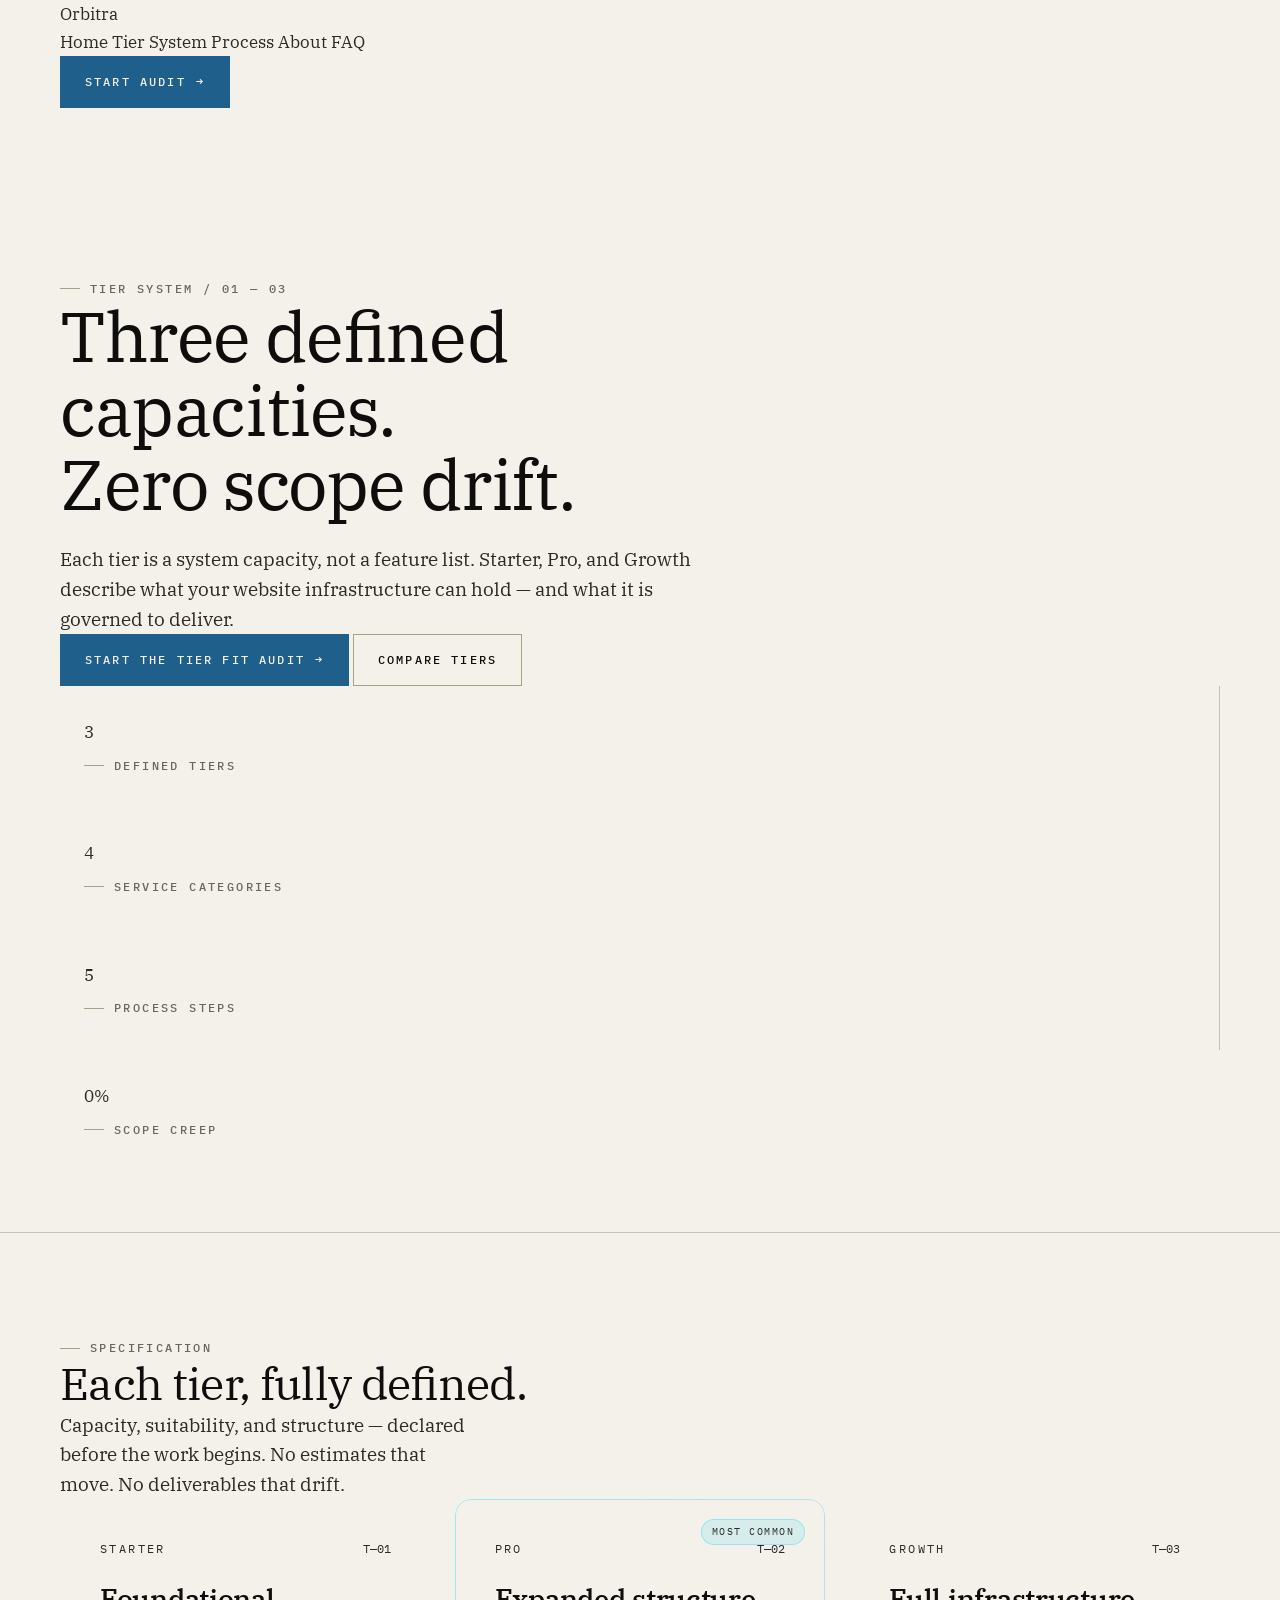
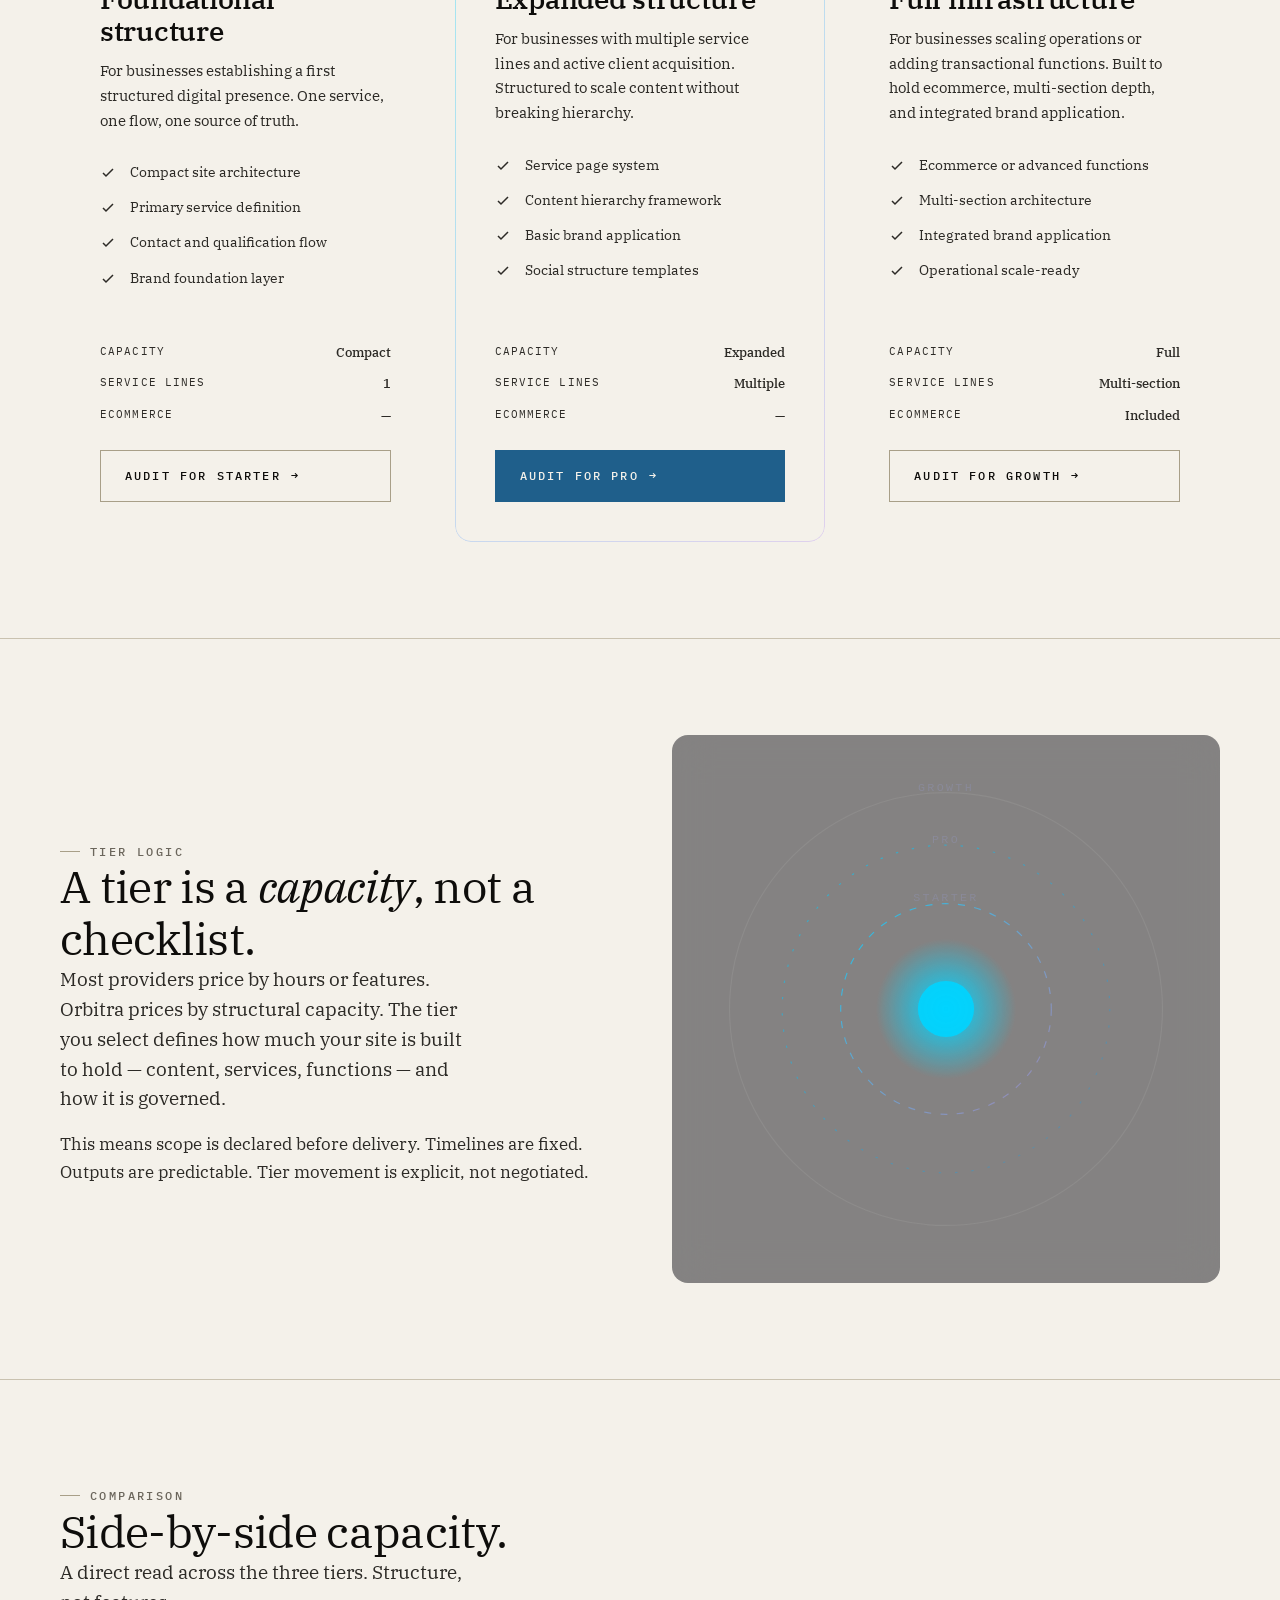
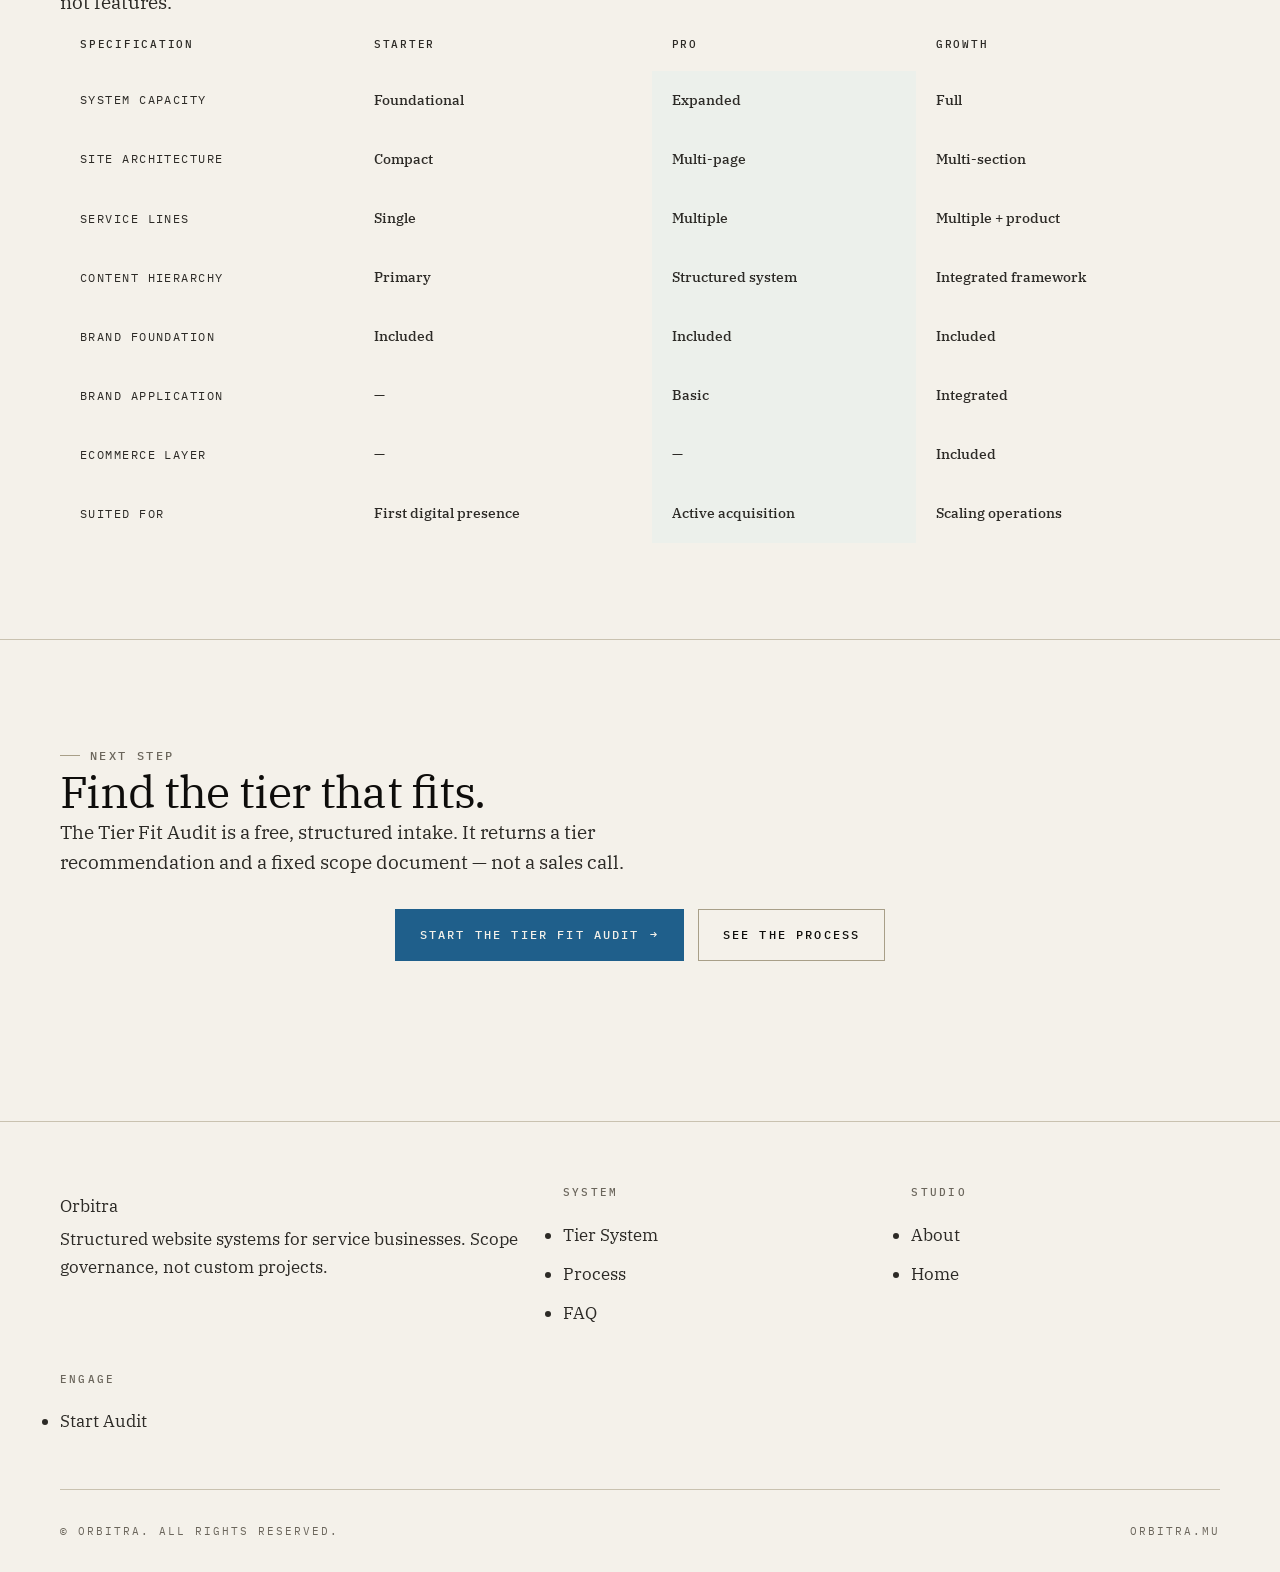
<file: tiers.html>
<!DOCTYPE html>
<html lang="en">
<head>
<meta charset="UTF-8">
<meta name="viewport" content="width=device-width, initial-scale=1.0">
<title>Tier System — Starter, Pro, Growth | Orbitra</title>
<meta name="description" content="Detail the three tiers as system capacities, helping visitors self-select before the audit.">
<link rel="stylesheet" href="/styles.css">
<style>
.tier-hero{padding-top:160px;padding-bottom:60px;position:relative;overflow:hidden}
.tier-hero h1{max-width:14ch}
.tier-hero .lead{max-width:60ch;margin-top:24px}
.tier-spec-grid{display:grid;grid-template-columns:repeat(3,1fr);gap:24px}
@media(max-width:980px){.tier-spec-grid{grid-template-columns:1fr}}
.tier-spec{display:flex;flex-direction:column;height:100%;position:relative;padding:40px;border-radius:16px;background:var(--surface);border:1px solid var(--border);transition:all 400ms var(--ease-out-cubic);overflow:hidden}
.tier-spec::after{content:'';position:absolute;inset:0;border-radius:16px;padding:1px;background:linear-gradient(135deg,rgba(0,212,255,0) 0%,rgba(0,212,255,0) 100%);-webkit-mask:linear-gradient(#000 0 0) content-box,linear-gradient(#000 0 0);-webkit-mask-composite:xor;mask-composite:exclude;pointer-events:none;transition:background 400ms ease}
.tier-spec:hover{transform:translateY(-6px);box-shadow:0 0 60px rgba(0,212,255,0.10)}
.tier-spec:hover::after{background:linear-gradient(135deg,rgba(0,212,255,0.5) 0%,rgba(183,148,244,0.5) 100%)}
.tier-spec[data-tier="pro"]::after{background:linear-gradient(135deg,rgba(0,212,255,0.35) 0%,rgba(183,148,244,0.35) 100%)}
.tier-spec .tier-tag{display:flex;align-items:center;justify-content:space-between;margin-bottom:24px}
.tier-spec .tier-tag .name{font-family:var(--font-mono);font-size:12px;text-transform:uppercase;letter-spacing:0.2em;color:var(--primary)}
.tier-spec .tier-tag .index{font-family:var(--font-mono);font-size:12px;color:var(--muted)}
.tier-spec h3{font-size:1.75rem;margin-bottom:12px}
.tier-spec .summary{color:var(--muted);margin-bottom:28px;font-size:15px;min-height:72px}
.tier-spec .capacity-list{list-style:none;display:flex;flex-direction:column;gap:12px;margin-bottom:28px;flex-grow:1}
.tier-spec .capacity-list li{display:grid;grid-template-columns:18px 1fr;gap:12px;font-size:14px;color:var(--text)}
.tier-spec .capacity-list li svg{width:16px;height:16px;margin-top:4px;color:var(--primary);flex-shrink:0}
.tier-spec .meta{display:flex;flex-direction:column;gap:10px;padding-top:24px;border-top:1px solid var(--border);font-size:13px;margin-bottom:24px}
.tier-spec .meta .row{display:flex;justify-content:space-between;gap:12px}
.tier-spec .meta .row span:first-child{color:var(--muted);font-family:var(--font-mono);text-transform:uppercase;letter-spacing:0.1em;font-size:11px}
.tier-spec .meta .row span:last-child{color:var(--text-strong);font-weight:500}
.tier-spec .badge{position:absolute;top:20px;right:20px;font-family:var(--font-mono);font-size:10px;text-transform:uppercase;letter-spacing:0.15em;padding:4px 10px;border-radius:999px;background:rgba(0,212,255,0.12);color:var(--primary);border:1px solid rgba(0,212,255,0.3)}

.compare-table{width:100%;border-collapse:separate;border-spacing:0;background:var(--surface);border:1px solid var(--border);border-radius:16px;overflow:hidden}
.compare-table th,.compare-table td{padding:18px 20px;text-align:left;font-size:14px;border-bottom:1px solid var(--border);vertical-align:middle}
.compare-table thead th{background:rgba(255,255,255,0.02);font-family:var(--font-mono);font-size:11px;text-transform:uppercase;letter-spacing:0.16em;color:var(--muted);font-weight:500}
.compare-table thead th:first-child{color:var(--muted)}
.compare-table thead th.col-highlight{color:var(--primary)}
.compare-table tbody tr:last-child td{border-bottom:none}
.compare-table tbody tr:hover{background:rgba(255,255,255,0.02)}
.compare-table td:first-child{color:var(--muted);font-family:var(--font-mono);font-size:12px;text-transform:uppercase;letter-spacing:0.12em}
.compare-table td.val{color:var(--text-strong);font-weight:500}
.compare-table td.col-highlight{background:rgba(0,212,255,0.03)}
.compare-wrap{overflow-x:auto;border-radius:16px}
@media(max-width:760px){.compare-table th,.compare-table td{padding:14px 12px;font-size:13px}}

.diagram-svg{width:100%;max-width:560px;height:auto;margin:0 auto;display:block}
.diagram-svg .ring{transform-origin:center;animation:slowSpin 40s linear infinite}
.diagram-svg .ring-2{animation-duration:60s;animation-direction:reverse}
@keyframes slowSpin{to{transform:rotate(360deg)}}
.diagram-wrap{position:relative;padding:40px;border-radius:16px;background:rgba(20,20,27,0.5);border:1px solid var(--border);backdrop-filter:blur(20px)}

.split{display:grid;grid-template-columns:1fr 1fr;gap:64px;align-items:center}
@media(max-width:880px){.split{grid-template-columns:1fr;gap:40px}}
</style>
</head>
<body>
<header class="site-header">
  <div class="container nav-inner">
    <a href="/" class="nav-logo"><span class="dot"></span> Orbitra</a>
    <nav class="nav-menu" aria-label="Primary">
      <a href="/">Home</a>
      <a href="/tiers.html">Tier System</a>
      <a href="/process.html">Process</a>
      <a href="/about.html">About</a>
      <a href="/faq.html">FAQ</a>
    </nav>
    <div class="nav-cta">
      <a class="btn btn-primary" href="https://calendly.com/edarling85/" target="_blank" rel="noopener noreferrer">Start Audit <span class="arrow">→</span></a>
      <button class="nav-toggle" aria-label="Toggle menu"><span></span></button>
    </div>
  </div>
</header>

<main>

  <section class="hero tier-hero">
    <div class="mesh-bg"></div>
    <div class="hero-cursor-glow"></div>
    <div class="container">
      <div class="hero-content reveal">
        <span class="eyebrow">Tier System / 01 — 03</span>
        <h1 class="mt-sm"><span class="word">Three</span> <span class="word">defined</span> <span class="word">capacities.</span><br><span class="word text-gradient">Zero</span> <span class="word text-gradient">scope</span> <span class="word text-gradient">drift.</span></h1>
        <p class="lead">Each tier is a system capacity, not a feature list. Starter, Pro, and Growth describe what your website infrastructure can hold — and what it is governed to deliver.</p>
        <div class="hero-actions">
          <a class="btn btn-primary" href="https://calendly.com/edarling85/" target="_blank" rel="noopener noreferrer">Start the Tier Fit Audit <span class="arrow">→</span></a>
          <a class="btn btn-secondary" href="#compare">Compare tiers</a>
        </div>
      </div>

      <div class="stats-row reveal-stagger">
        <div class="stat"><div class="num" data-count="3">0</div><div class="label">Defined tiers</div></div>
        <div class="stat"><div class="num" data-count="4">0</div><div class="label">Service categories</div></div>
        <div class="stat"><div class="num" data-count="5">0</div><div class="label">Process steps</div></div>
        <div class="stat"><div class="num" data-count="0" data-suffix="%">0</div><div class="label">Scope creep</div></div>
      </div>
    </div>
  </section>

  <section class="section">
    <div class="container">
      <div class="section-header reveal">
        <span class="eyebrow">Specification</span>
        <h2 class="mt-sm">Each tier, fully defined.</h2>
        <p class="lead">Capacity, suitability, and structure — declared before the work begins. No estimates that move. No deliverables that drift.</p>
      </div>

      <div class="tier-spec-grid reveal-stagger">

        <article class="tier-spec" data-tier="starter">
          <div class="tier-tag"><span class="name">Starter</span><span class="index">T—01</span></div>
          <h3>Foundational structure</h3>
          <p class="summary">For businesses establishing a first structured digital presence. One service, one flow, one source of truth.</p>
          <ul class="capacity-list">
            <li><svg viewBox="0 0 16 16" fill="none" stroke="currentColor" stroke-width="1.5"><path d="M3 8l3 3 7-7"/></svg> Compact site architecture</li>
            <li><svg viewBox="0 0 16 16" fill="none" stroke="currentColor" stroke-width="1.5"><path d="M3 8l3 3 7-7"/></svg> Primary service definition</li>
            <li><svg viewBox="0 0 16 16" fill="none" stroke="currentColor" stroke-width="1.5"><path d="M3 8l3 3 7-7"/></svg> Contact and qualification flow</li>
            <li><svg viewBox="0 0 16 16" fill="none" stroke="currentColor" stroke-width="1.5"><path d="M3 8l3 3 7-7"/></svg> Brand foundation layer</li>
          </ul>
          <div class="meta">
            <div class="row"><span>Capacity</span><span>Compact</span></div>
            <div class="row"><span>Service lines</span><span>1</span></div>
            <div class="row"><span>Ecommerce</span><span>—</span></div>
          </div>
          <a class="btn btn-secondary" href="https://calendly.com/edarling85/" target="_blank" rel="noopener noreferrer">Audit for Starter <span class="arrow">→</span></a>
        </article>

        <article class="tier-spec" data-tier="pro">
          <span class="badge">Most common</span>
          <div class="tier-tag"><span class="name">Pro</span><span class="index">T—02</span></div>
          <h3>Expanded structure</h3>
          <p class="summary">For businesses with multiple service lines and active client acquisition. Structured to scale content without breaking hierarchy.</p>
          <ul class="capacity-list">
            <li><svg viewBox="0 0 16 16" fill="none" stroke="currentColor" stroke-width="1.5"><path d="M3 8l3 3 7-7"/></svg> Service page system</li>
            <li><svg viewBox="0 0 16 16" fill="none" stroke="currentColor" stroke-width="1.5"><path d="M3 8l3 3 7-7"/></svg> Content hierarchy framework</li>
            <li><svg viewBox="0 0 16 16" fill="none" stroke="currentColor" stroke-width="1.5"><path d="M3 8l3 3 7-7"/></svg> Basic brand application</li>
            <li><svg viewBox="0 0 16 16" fill="none" stroke="currentColor" stroke-width="1.5"><path d="M3 8l3 3 7-7"/></svg> Social structure templates</li>
          </ul>
          <div class="meta">
            <div class="row"><span>Capacity</span><span>Expanded</span></div>
            <div class="row"><span>Service lines</span><span>Multiple</span></div>
            <div class="row"><span>Ecommerce</span><span>—</span></div>
          </div>
          <a class="btn btn-primary" href="https://calendly.com/edarling85/" target="_blank" rel="noopener noreferrer">Audit for Pro <span class="arrow">→</span></a>
        </article>

        <article class="tier-spec" data-tier="growth">
          <div class="tier-tag"><span class="name">Growth</span><span class="index">T—03</span></div>
          <h3>Full infrastructure</h3>
          <p class="summary">For businesses scaling operations or adding transactional functions. Built to hold ecommerce, multi-section depth, and integrated brand application.</p>
          <ul class="capacity-list">
            <li><svg viewBox="0 0 16 16" fill="none" stroke="currentColor" stroke-width="1.5"><path d="M3 8l3 3 7-7"/></svg> Ecommerce or advanced functions</li>
            <li><svg viewBox="0 0 16 16" fill="none" stroke="currentColor" stroke-width="1.5"><path d="M3 8l3 3 7-7"/></svg> Multi-section architecture</li>
            <li><svg viewBox="0 0 16 16" fill="none" stroke="currentColor" stroke-width="1.5"><path d="M3 8l3 3 7-7"/></svg> Integrated brand application</li>
            <li><svg viewBox="0 0 16 16" fill="none" stroke="currentColor" stroke-width="1.5"><path d="M3 8l3 3 7-7"/></svg> Operational scale-ready</li>
          </ul>
          <div class="meta">
            <div class="row"><span>Capacity</span><span>Full</span></div>
            <div class="row"><span>Service lines</span><span>Multi-section</span></div>
            <div class="row"><span>Ecommerce</span><span>Included</span></div>
          </div>
          <a class="btn btn-secondary" href="https://calendly.com/edarling85/" target="_blank" rel="noopener noreferrer">Audit for Growth <span class="arrow">→</span></a>
        </article>

      </div>
    </div>
  </section>

  <section class="section section-sm">
    <div class="container">
      <div class="split">
        <div class="reveal">
          <span class="eyebrow">Tier Logic</span>
          <h2 class="mt-sm">A tier is a <em style="color:var(--primary);font-style:italic">capacity</em>, not a checklist.</h2>
          <p class="lead mt-sm">Most providers price by hours or features. Orbitra prices by structural capacity. The tier you select defines how much your site is built to hold — content, services, functions — and how it is governed.</p>
          <p class="mt-md text-muted">This means scope is declared before delivery. Timelines are fixed. Outputs are predictable. Tier movement is explicit, not negotiated.</p>
        </div>
        <div class="diagram-wrap reveal">
          <svg class="diagram-svg" viewBox="0 0 400 400" aria-hidden="true">
            <defs>
              <linearGradient id="g1" x1="0" y1="0" x2="1" y2="1">
                <stop offset="0%" stop-color="#00D4FF" stop-opacity="0.8"/>
                <stop offset="100%" stop-color="#B794F4" stop-opacity="0.4"/>
              </linearGradient>
              <linearGradient id="g2" x1="0" y1="0" x2="1" y2="1">
                <stop offset="0%" stop-color="#00D4FF" stop-opacity="0.6"/>
                <stop offset="100%" stop-color="#0099FF" stop-opacity="0.2"/>
              </linearGradient>
              <radialGradient id="core" cx="0.5" cy="0.5" r="0.5">
                <stop offset="0%" stop-color="#00D4FF" stop-opacity="1"/>
                <stop offset="100%" stop-color="#00D4FF" stop-opacity="0"/>
              </radialGradient>
            </defs>
            <circle cx="200" cy="200" r="60" fill="url(#core)"/>
            <circle cx="200" cy="200" r="24" fill="#00D4FF" opacity="0.9"/>
            <g class="ring"><circle cx="200" cy="200" r="90" fill="none" stroke="url(#g1)" stroke-width="1" stroke-dasharray="6 8"/></g>
            <g class="ring ring-2"><circle cx="200" cy="200" r="140" fill="none" stroke="url(#g2)" stroke-width="1" stroke-dasharray="2 12"/></g>
            <g class="ring"><circle cx="200" cy="200" r="185" fill="none" stroke="rgba(255,255,255,0.08)" stroke-width="1"/></g>
            <text x="200" y="108" text-anchor="middle" fill="#8A8A99" font-family="Geist Mono, monospace" font-size="10" letter-spacing="2">STARTER</text>
            <text x="200" y="58" text-anchor="middle" fill="#8A8A99" font-family="Geist Mono, monospace" font-size="10" letter-spacing="2">PRO</text>
            <text x="200" y="14" text-anchor="middle" fill="#8A8A99" font-family="Geist Mono, monospace" font-size="10" letter-spacing="2">GROWTH</text>
          </svg>
        </div>
      </div>
    </div>
  </section>

  <section class="section" id="compare">
    <div class="container">
      <div class="section-header reveal">
        <span class="eyebrow">Comparison</span>
        <h2 class="mt-sm">Side-by-side capacity.</h2>
        <p class="lead">A direct read across the three tiers. Structure, not features.</p>
      </div>

      <div class="compare-wrap reveal">
        <table class="compare-table">
          <thead>
            <tr>
              <th>Specification</th>
              <th>Starter</th>
              <th class="col-highlight">Pro</th>
              <th>Growth</th>
            </tr>
          </thead>
          <tbody>
            <tr>
              <td>System capacity</td>
              <td class="val">Foundational</td>
              <td class="val col-highlight">Expanded</td>
              <td class="val">Full</td>
            </tr>
            <tr>
              <td>Site architecture</td>
              <td class="val">Compact</td>
              <td class="val col-highlight">Multi-page</td>
              <td class="val">Multi-section</td>
            </tr>
            <tr>
              <td>Service lines</td>
              <td class="val">Single</td>
              <td class="val col-highlight">Multiple</td>
              <td class="val">Multiple + product</td>
            </tr>
            <tr>
              <td>Content hierarchy</td>
              <td class="val">Primary</td>
              <td class="val col-highlight">Structured system</td>
              <td class="val">Integrated framework</td>
            </tr>
            <tr>
              <td>Brand foundation</td>
              <td class="val">Included</td>
              <td class="val col-highlight">Included</td>
              <td class="val">Included</td>
            </tr>
            <tr>
              <td>Brand application</td>
              <td class="val">—</td>
              <td class="val col-highlight">Basic</td>
              <td class="val">Integrated</td>
            </tr>
            <tr>
              <td>Ecommerce layer</td>
              <td class="val">—</td>
              <td class="val col-highlight">—</td>
              <td class="val">Included</td>
            </tr>
            <tr>
              <td>Suited for</td>
              <td class="val">First digital presence</td>
              <td class="val col-highlight">Active acquisition</td>
              <td class="val">Scaling operations</td>
            </tr>
          </tbody>
        </table>
      </div>
    </div>
  </section>

  <section class="section">
    <div class="container">
      <div class="cta-panel reveal">
        <div class="mesh-bg"></div>
        <div style="position:relative;z-index:2">
          <span class="eyebrow">Next step</span>
          <h2 class="mt-sm">Find the tier that fits.</h2>
          <p class="lead mx-auto" style="max-width:52ch">The Tier Fit Audit is a free, structured intake. It returns a tier recommendation and a fixed scope document — not a sales call.</p>
          <div style="display:flex;gap:14px;justify-content:center;flex-wrap:wrap;margin-top:32px">
            <a class="btn btn-primary" href="https://calendly.com/edarling85/" target="_blank" rel="noopener noreferrer">Start the Tier Fit Audit <span class="arrow">→</span></a>
            <a class="btn btn-secondary" href="/process.html">See the process</a>
          </div>
        </div>
      </div>
    </div>
  </section>

</main>

<footer class="site-footer">
  <div class="container">
    <div class="footer-grid">
      <div class="footer-col footer-brand">
        <a href="/" class="nav-logo"><span class="dot"></span> Orbitra</a>
        <p>Structured website systems for service businesses. Scope governance, not custom projects.</p>
      </div>
      <div class="footer-col">
        <h5>System</h5>
        <ul>
          <li><a href="/tiers.html">Tier System</a></li>
          <li><a href="/process.html">Process</a></li>
          <li><a href="/faq.html">FAQ</a></li>
        </ul>
      </div>
      <div class="footer-col">
        <h5>Studio</h5>
        <ul>
          <li><a href="/about.html">About</a></li>
          <li><a href="/">Home</a></li>
        </ul>
      </div>
      <div class="footer-col">
        <h5>Engage</h5>
        <ul>
          <li><a href="https://calendly.com/edarling85/" target="_blank" rel="noopener noreferrer">Start Audit</a></li>
        </ul>
      </div>
    </div>
    <div class="footer-bottom">
      <span>© Orbitra. All rights reserved.</span>
      <span>orbitra.mu</span>
    </div>
  </div>
</footer>

<script src="/main.js" defer></script>
</body>
</html>
</file>
<file: styles.css>
@import url('https://fonts.googleapis.com/css2?family=IBM+Plex+Serif:ital,wght@0,300;0,400;0,500;0,600;0,700;1,400&family=IBM+Plex+Mono:wght@400;500;600&display=swap');

:root {
  --color-bg: #F4F1EA;
  --color-surface: #EDE8DC;
  --color-surface-2: #E6E0D0;
  --color-text: #2C2A26;
  --color-heading: #0E0D0B;
  --color-muted: #6B665C;
  --color-border: #C9C2B0;
  --color-border-strong: #A89F88;
  --color-primary: #1F5F8B;
  --color-primary-hover: #174A6E;
  --color-secondary: #B07D2A;
  --color-secondary-hover: #8E6320;
  --color-accent: #2E7CAE;

  --font-serif: 'IBM Plex Serif', Georgia, serif;
  --font-mono: 'IBM Plex Mono', ui-monospace, monospace;

  --duration-fast: 200ms;
  --duration-base: 400ms;
  --duration-slow: 600ms;
  --ease-out-expo: cubic-bezier(0.16, 1, 0.3, 1);
  --ease-in-out-cubic: cubic-bezier(0.65, 0, 0.35, 1);

  --container-max: 1240px;
  --space-1: 0.5rem;
  --space-2: 1rem;
  --space-3: 1.5rem;
  --space-4: 2rem;
  --space-5: 3rem;
  --space-6: 4rem;
  --space-7: 6rem;
  --space-8: 8rem;

  --hairline: 1px solid var(--color-border);
  --hairline-strong: 1px solid var(--color-border-strong);
}

*, *::before, *::after { box-sizing: border-box; }
* { margin: 0; padding: 0; }
html { scroll-behavior: smooth; -webkit-text-size-adjust: 100%; }
body {
  background: var(--color-bg);
  color: var(--color-text);
  font-family: var(--font-serif);
  font-weight: 400;
  font-size: 1.0625rem;
  line-height: 1.65;
  -webkit-font-smoothing: antialiased;
  -moz-osx-font-smoothing: grayscale;
  font-feature-settings: 'kern' 1, 'liga' 1, 'onum' 1;
  text-rendering: optimizeLegibility;
  overflow-x: hidden;
}

img, svg { display: block; max-width: 100%; height: auto; }
a { color: inherit; text-decoration: none; }
button { font: inherit; background: none; border: none; cursor: pointer; color: inherit; }

::selection { background: var(--color-primary); color: var(--color-bg); }

/* Typography */
h1, h2, h3, h4, h5 {
  font-family: var(--font-serif);
  color: var(--color-heading);
  font-weight: 500;
  line-height: 1.15;
  letter-spacing: -0.01em;
}
h1 { font-size: clamp(2.5rem, 5.5vw, 5rem); font-weight: 400; letter-spacing: -0.02em; line-height: 1.05; }
h2 { font-size: clamp(1.875rem, 3.5vw, 3rem); font-weight: 400; letter-spacing: -0.015em; }
h3 { font-size: clamp(1.375rem, 2vw, 1.75rem); }
h4 { font-size: 1.125rem; font-weight: 600; }
p { color: var(--color-text); max-width: 65ch; }
p + p { margin-top: 1em; }

.lead { font-size: clamp(1.125rem, 1.5vw, 1.375rem); line-height: 1.55; color: var(--color-text); max-width: 38ch; }

/* Labels (mono uppercase) */
.label, .eyebrow {
  font-family: var(--font-mono);
  font-size: 0.75rem;
  font-weight: 500;
  text-transform: uppercase;
  letter-spacing: 0.2em;
  color: var(--color-muted);
  display: inline-flex;
  align-items: center;
  gap: 0.625rem;
}
.label::before, .eyebrow::before {
  content: '';
  width: 1.25rem;
  height: 1px;
  background: var(--color-border-strong);
  display: inline-block;
}
.label--plain::before { display: none; }

.mono { font-family: var(--font-mono); }

/* Container */
.container {
  width: 100%;
  max-width: var(--container-max);
  margin: 0 auto;
  padding: 0 1.5rem;
}
@media (min-width: 768px) { .container { padding: 0 2.5rem; } }

/* Section spacing */
.section { padding: var(--space-7) 0; border-top: var(--hairline); }
.section:first-of-type { border-top: 0; }
.section--lg { padding: var(--space-8) 0; }
.section--sm { padding: var(--space-5) 0; }

.section-head { display: grid; grid-template-columns: 1fr; gap: 1rem; margin-bottom: var(--space-5); max-width: 760px; }
.section-head h2 { margin-top: 0.5rem; }
.section-head p { color: var(--color-muted); max-width: 55ch; }

/* Header / Nav */
.site-header {
  position: sticky;
  top: 0;
  z-index: 50;
  background: rgba(244, 241, 234, 0.85);
  backdrop-filter: blur(8px);
  -webkit-backdrop-filter: blur(8px);
  border-bottom: 1px solid transparent;
  transition: border-color var(--duration-base) var(--ease-out-expo), background var(--duration-base) var(--ease-out-expo);
}
.site-header.is-scrolled { border-bottom-color: var(--color-border); background: rgba(244, 241, 234, 0.95); }
.nav { display: flex; align-items: center; justify-content: space-between; padding: 1.25rem 0; }
.brand { font-family: var(--font-serif); font-size: 1.375rem; font-weight: 500; letter-spacing: -0.01em; color: var(--color-heading); }
.brand-mark { display: inline-flex; align-items: center; gap: 0.6rem; }
.brand-mark svg { width: 22px; height: 22px; }
.nav-links { display: none; gap: 2rem; align-items: center; }
.nav-links a {
  font-family: var(--font-mono);
  font-size: 0.75rem;
  text-transform: uppercase;
  letter-spacing: 0.2em;
  color: var(--color-text);
  position: relative;
  padding: 0.25rem 0;
  transition: color var(--duration-fast) var(--ease-out-expo);
}
.nav-links a::after {
  content: '';
  position: absolute;
  left: 0; bottom: -4px;
  height: 1px; width: 0;
  background: var(--color-primary);
  transition: width var(--duration-base) var(--ease-out-expo);
}
.nav-links a:hover { color: var(--color-heading); }
.nav-links a:hover::after { width: 100%; }
@media (min-width: 880px) { .nav-links { display: flex; } }

.nav-toggle { display: inline-flex; flex-direction: column; gap: 5px; padding: 0.5rem; }
.nav-toggle span { width: 22px; height: 1px; background: var(--color-heading); display: block; transition: transform var(--duration-base) var(--ease-out-expo); }
@media (min-width: 880px) { .nav-toggle { display: none; } }
.nav-mobile { display: none; border-top: var(--hairline); padding: 1rem 0 1.5rem; }
.nav-mobile.is-open { display: block; }
.nav-mobile a { display: block; padding: 0.75rem 0; font-family: var(--font-mono); font-size: 0.75rem; text-transform: uppercase; letter-spacing: 0.2em; border-bottom: var(--hairline); }

/* Buttons */
.btn { display: inline-flex; align-items: center; gap: 0.625rem; padding: 0.95rem 1.5rem; font-family: var(--font-mono); font-size: 0.75rem; font-weight: 500; text-transform: uppercase; letter-spacing: 0.18em; border: 1px solid transparent; transition: background var(--duration-base) var(--ease-out-expo), color var(--duration-base) var(--ease-out-expo), border-color var(--duration-base) var(--ease-out-expo), transform var(--duration-fast) var(--ease-out-expo); cursor: pointer; }
.btn .arrow { display: inline-block; transition: transform var(--duration-base) var(--ease-out-expo); }
.btn:hover .arrow { transform: translateX(4px); }
.btn-primary { background: var(--color-primary); color: var(--color-bg); border-color: var(--color-primary); }
.btn-primary:hover { background: var(--color-primary-hover); border-color: var(--color-primary-hover); }
.btn-secondary { background: transparent; color: var(--color-heading); border-color: var(--color-border-strong); }
.btn-secondary:hover { border-color: var(--color-heading); background: var(--color-surface); }
.btn-ghost { background: transparent; color: var(--color-heading); padding: 0.5rem 0; border: 0; border-bottom: 1px solid var(--color-border-strong); }
.btn-ghost:hover { border-bottom-color: var(--color-heading); }

.cta-row { display: flex; flex-wrap: wrap; gap: 0.875rem; align-items: center; margin-top: 2rem; }

/* Cards */
.card {
  position: relative;
  background: var(--color-bg);
  border: var(--hairline);
  padding: 2rem;
  transition: border-color var(--duration-base) var(--ease-out-expo), background var(--duration-base) var(--ease-out-expo), transform var(--duration-slow) var(--ease-out-expo);
  display: flex; flex-direction: column; gap: 1rem;
}
.card:hover { border-color: var(--color-heading); background: var(--color-surface); }
.card .card-head { display: flex; align-items: flex-start; justify-content: space-between; gap: 1rem; padding-bottom: 1rem; border-bottom: var(--hairline); }
.card .card-title { font-family: var(--font-mono); font-size: 0.75rem; text-transform: uppercase; letter-spacing: 0.2em; color: var(--color-muted); }
.card .card-name { font-size: 1.5rem; color: var(--color-heading); margin-top: 0.25rem; }
.card .price { font-family: var(--font-serif); font-size: 2rem; font-weight: 400; color: var(--color-heading); letter-spacing: -0.01em; }
.card .price small { font-family: var(--font-mono); font-size: 0.75rem; letter-spacing: 0.15em; text-transform: uppercase; color: var(--color-muted); display: block; margin-top: 0.25rem; }
.card ul { list-style: none; display: flex; flex-direction: column; gap: 0.625rem; }
.card ul li { position: relative; padding-left: 1.25rem; font-size: 0.98rem; color: var(--color-text); }
.card ul li::before { content: ''; position: absolute; left: 0; top: 0.7em; width: 0.6rem; height: 1px; background: var(--color-secondary); }
.card .card-foot { margin-top: auto; padding-top: 1rem; border-top: var(--hairline); display: flex; align-items: center; justify-content: space-between; gap: 1rem; }
.card-highlight { border-color: var(--color-heading); }
.card-highlight .card-title { color: var(--color-secondary); }

.card-line { display: flex; align-items: center; justify-content: space-between; gap: 1.5rem; padding: 1.5rem 0; border-bottom: var(--hairline); transition: padding-left var(--duration-base) var(--ease-out-expo); }
.card-line:hover { padding-left: 0.5rem; }

/* Grids */
.grid { display: grid; gap: 1.25rem; }
.grid-2 { grid-template-columns: 1fr; }
.grid-3 { grid-template-columns: 1fr; }
.grid-4 { grid-template-columns: 1fr; }
@media (min-width: 720px) {
  .grid-2 { grid-template-columns: repeat(2, 1fr); }
  .grid-3 { grid-template-columns: repeat(2, 1fr); }
  .grid-4 { grid-template-columns: repeat(2, 1fr); }
}
@media (min-width: 1024px) {
  .grid-3 { grid-template-columns: repeat(3, 1fr); }
  .grid-4 { grid-template-columns: repeat(4, 1fr); }
}

.split { display: grid; gap: 3rem; grid-template-columns: 1fr; align-items: start; }
@media (min-width: 880px) { .split { grid-template-columns: 0.85fr 1.15fr; gap: 5rem; } }

/* Hero */
.hero { position: relative; padding: clamp(4rem, 9vw, 8rem) 0 clamp(3rem, 6vw, 6rem); overflow: hidden; }
.hero-grid { position: absolute; inset: 0; pointer-events: none; opacity: 0.5; background-image: linear-gradient(var(--color-border) 1px, transparent 1px), linear-gradient(90deg, var(--color-border) 1px, transparent 1px); background-size: 80px 80px; mask-image: radial-gradient(ellipse at 70% 30%, rgba(0,0,0,0.6), transparent 70%); -webkit-mask-image: radial-gradient(ellipse at 70% 30%, rgba(0,0,0,0.6), transparent 70%); }
.hero-inner { position: relative; display: grid; grid-template-columns: 1fr; gap: 3rem; align-items: end; }
@media (min-width: 960px) { .hero-inner { grid-template-columns: 1.3fr 0.7fr; gap: 5rem; } }
.hero h1 .accent { color: var(--color-secondary); font-style: italic; }
.hero-meta { display: flex; flex-direction: column; gap: 1.25rem; padding-left: 1.5rem; border-left: var(--hairline); }

/* Stat block */
.stats { display: grid; grid-template-columns: 1fr; gap: 0; border-top: var(--hairline); border-bottom: var(--hairline); }
@media (min-width: 720px) { .stats { grid-template-columns: repeat(3, 1fr); } }
.stat { padding: 2rem 1.5rem; border-bottom: var(--hairline); }
@media (min-width: 720px) { .stat { border-bottom: 0; border-right: var(--hairline); } .stat:last-child { border-right: 0; } }
.stat-num { font-family: var(--font-serif); font-size: clamp(2.25rem, 4vw, 3.5rem); color: var(--color-heading); line-height: 1; letter-spacing: -0.02em; }
.stat-label { font-family: var(--font-mono); font-size: 0.7rem; text-transform: uppercase; letter-spacing: 0.2em; color: var(--color-muted); margin-top: 0.875rem; }

/* Process / steps */
.steps { display: grid; grid-template-columns: 1fr; gap: 0; counter-reset: step; }
.step { display: grid; grid-template-columns: auto 1fr; gap: 2rem; padding: 2rem 0; border-bottom: var(--hairline); align-items: start; }
.step:last-child { border-bottom: 0; }
.step-num { font-family: var(--font-mono); font-size: 0.75rem; letter-spacing: 0.2em; color: var(--color-secondary); padding-top: 0.4rem; min-width: 3.5rem; }
.step h3 { margin-bottom: 0.5rem; }
.step p { color: var(--color-muted); }

/* Timeline (Day 1 -> Launch) */
.timeline { display: grid; grid-template-columns: 1fr; gap: 0; position: relative; }
@media (min-width: 880px) { .timeline { grid-template-columns: repeat(4, 1fr); } }
.tl-node { padding: 1.5rem; border-top: 1px solid var(--color-border-strong); position: relative; }
.tl-node::before { content: ''; position: absolute; top: -5px; left: 0; width: 9px; height: 9px; background: var(--color-bg); border: 1px solid var(--color-heading); }
.tl-node .tl-day { font-family: var(--font-mono); font-size: 0.7rem; letter-spacing: 0.2em; text-transform: uppercase; color: var(--color-secondary); }
.tl-node h4 { margin-top: 0.5rem; }
.tl-node p { color: var(--color-muted); font-size: 0.95rem; margin-top: 0.5rem; }

/* FAQ */
.faq-item { border-bottom: var(--hairline); padding: 1.5rem 0; }
.faq-q { display: flex; align-items: center; justify-content: space-between; gap: 1.5rem; cursor: pointer; font-family: var(--font-serif); font-size: 1.125rem; color: var(--color-heading); }
.faq-q .plus { font-family: var(--font-mono); transition: transform var(--duration-base) var(--ease-out-expo); }
.faq-item.is-open .faq-q .plus { transform: rotate(45deg); }
.faq-a { max-height: 0; overflow: hidden; color: var(--color-muted); transition: max-height var(--duration-slow) var(--ease-in-out-cubic), padding var(--duration-base) var(--ease-out-expo); }
.faq-item.is-open .faq-a { max-height: 320px; padding-top: 0.875rem; }

/* Form */
.form { display: grid; gap: 1.25rem; max-width: 620px; }
.field { display: grid; gap: 0.5rem; }
.field label { font-family: var(--font-mono); font-size: 0.7rem; text-transform: uppercase; letter-spacing: 0.2em; color: var(--color-muted); }
.field input, .field select, .field textarea {
  background: var(--color-bg);
  border: var(--hairline);
  padding: 0.875rem 1rem;
  font-family: var(--font-serif);
  font-size: 1rem;
  color: var(--color-heading);
  transition: border-color var(--duration-base) var(--ease-out-expo), background var(--duration-base) var(--ease-out-expo);
}
.field input:focus, .field select:focus, .field textarea:focus { outline: 0; border-color: var(--color-primary); background: var(--color-surface); }
.field textarea { min-height: 140px; resize: vertical; }

/* Reveal animations */
.reveal { opacity: 0; transform: translateY(28px); transition: opacity var(--duration-slow) var(--ease-out-expo), transform var(--duration-slow) var(--ease-out-expo); }
.reveal.in-view { opacity: 1; transform: translateY(0); }
.reveal-left { opacity: 0; transform: translateX(-24px); transition: opacity var(--duration-slow) var(--ease-out-expo), transform var(--duration-slow) var(--ease-out-expo); }
.reveal-left.in-view { opacity: 1; transform: translateX(0); }
.stagger > * { opacity: 0; transform: translateY(20px); transition: opacity var(--duration-slow) var(--ease-out-expo), transform var(--duration-slow) var(--ease-out-expo); }
.stagger.in-view > * { opacity: 1; transform: translateY(0); }
.stagger.in-view > *:nth-child(1) { transition-delay: 0ms; }
.stagger.in-view > *:nth-child(2) { transition-delay: 80ms; }
.stagger.in-view > *:nth-child(3) { transition-delay: 160ms; }
.stagger.in-view > *:nth-child(4) { transition-delay: 240ms; }
.stagger.in-view > *:nth-child(5) { transition-delay: 320ms; }
.stagger.in-view > *:nth-child(6) { transition-delay: 400ms; }

/* Animated hairline draw */
.hairline-draw { display: block; height: 1px; background: var(--color-border-strong); transform-origin: left center; transform: scaleX(0); transition: transform var(--duration-slow) var(--ease-out-expo); }
.hairline-draw.in-view { transform: scaleX(1); }

/* Footer */
.site-footer { border-top: var(--hairline); padding: 4rem 0 2rem; margin-top: 4rem; }
.footer-grid { display: grid; grid-template-columns: 1fr; gap: 2.5rem; }
@media (min-width: 720px) { .footer-grid { grid-template-columns: 1.5fr 1fr 1fr; } }
.footer-col h5 { font-family: var(--font-mono); font-size: 0.7rem; text-transform: uppercase; letter-spacing: 0.2em; color: var(--color-muted); margin-bottom: 1rem; font-weight: 500; }
.footer-col a { display: block; padding: 0.35rem 0; color: var(--color-text); transition: color var(--duration-fast) var(--ease-out-expo); }
.footer-col a:hover { color: var(--color-primary); }
.footer-bottom { display: flex; flex-wrap: wrap; gap: 1rem; justify-content: space-between; align-items: center; padding-top: 2rem; margin-top: 3rem; border-top: var(--hairline); font-family: var(--font-mono); font-size: 0.7rem; letter-spacing: 0.18em; text-transform: uppercase; color: var(--color-muted); }

/* Utility */
.muted { color: var(--color-muted); }
.accent-text { color: var(--color-secondary); }
.center { text-align: center; }
.divider { height: 1px; background: var(--color-border); width: 100%; margin: 3rem 0; }
.tag { display: inline-flex; padding: 0.35rem 0.7rem; border: var(--hairline); font-family: var(--font-mono); font-size: 0.7rem; text-transform: uppercase; letter-spacing: 0.18em; color: var(--color-muted); }

/* Page hero (interior) */
.page-hero { padding: clamp(4rem, 8vw, 7rem) 0 clamp(2rem, 4vw, 4rem); border-bottom: var(--hairline); }
.page-hero h1 { margin-top: 0.75rem; max-width: 22ch; }
.page-hero p { margin-top: 1.25rem; max-width: 50ch; color: var(--color-muted); }

/* Reduced motion */
@media (prefers-reduced-motion: reduce) {
  *, *::before, *::after { transition-duration: 0.01ms !important; animation-duration: 0.01ms !important; }
  .reveal, .reveal-left, .stagger > * { opacity: 1 !important; transform: none !important; }
  .hairline-draw { transform: scaleX(1) !important; }
}
</file>
